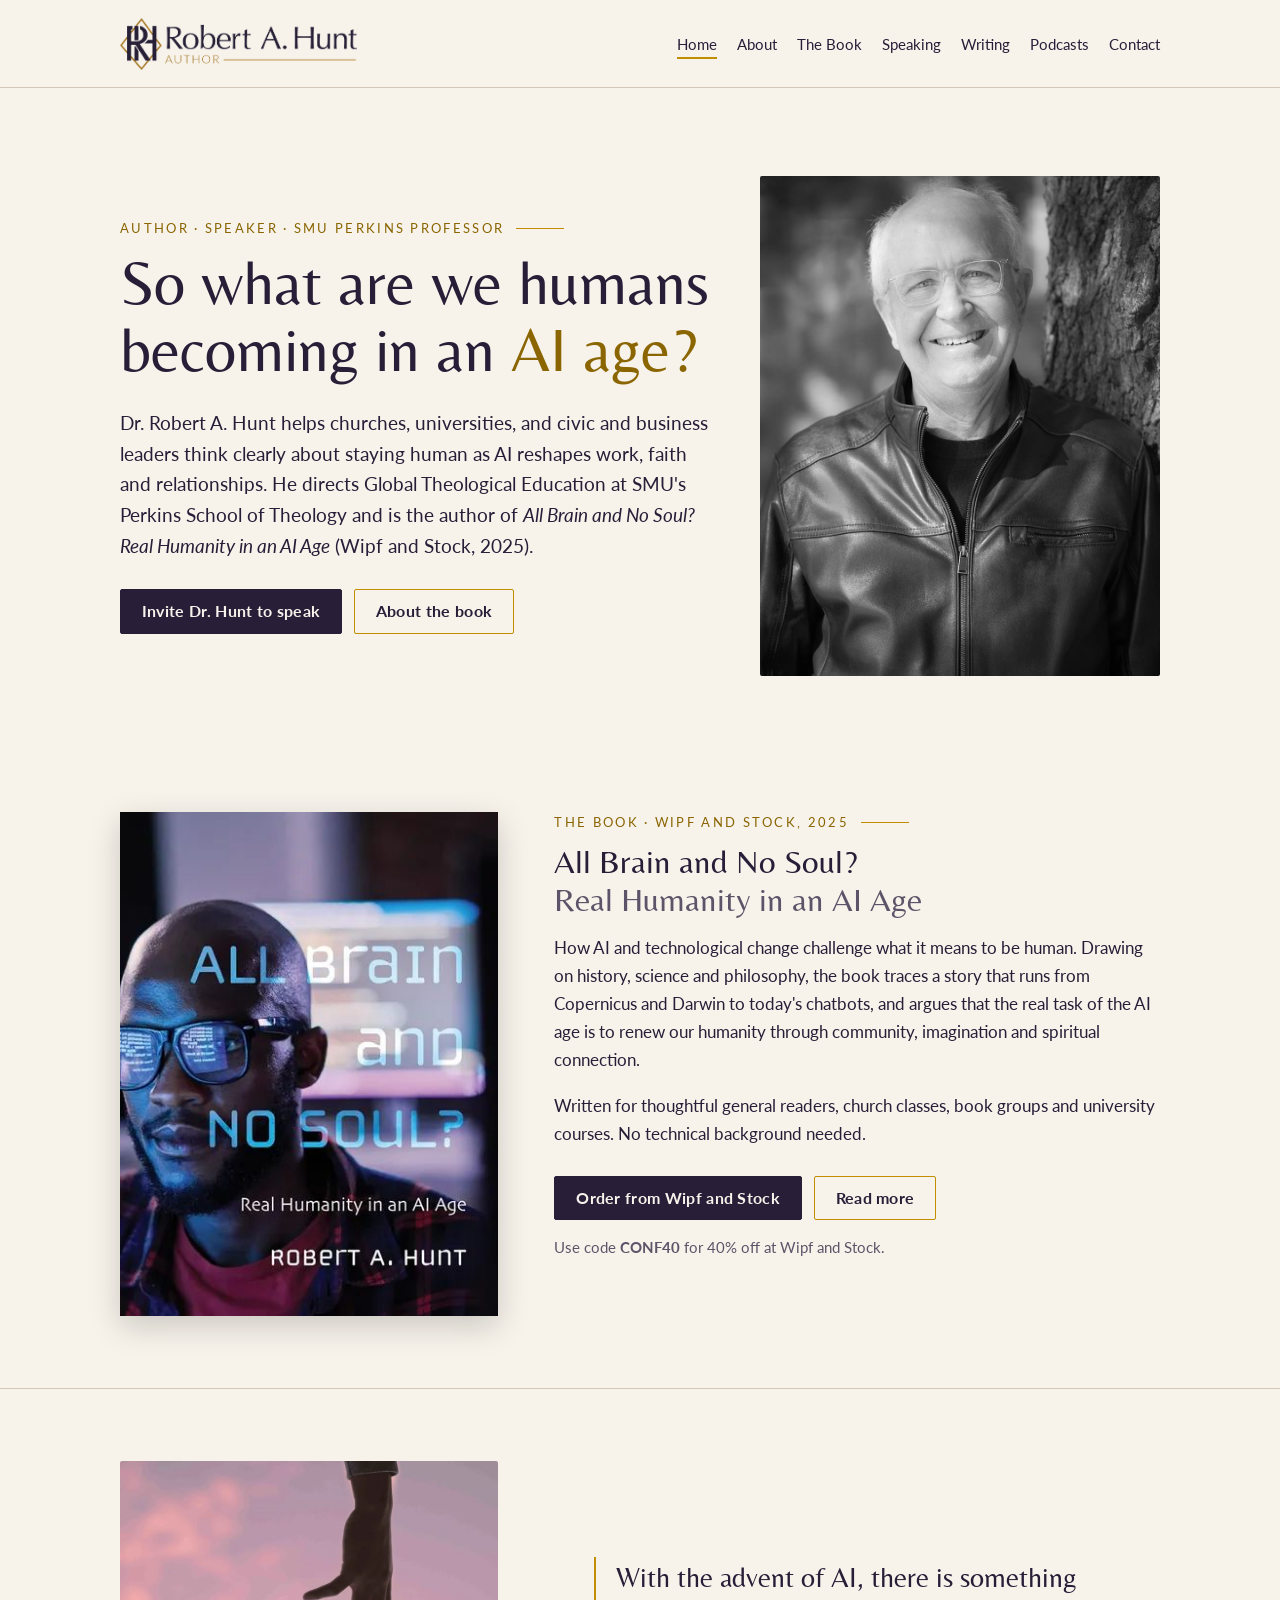
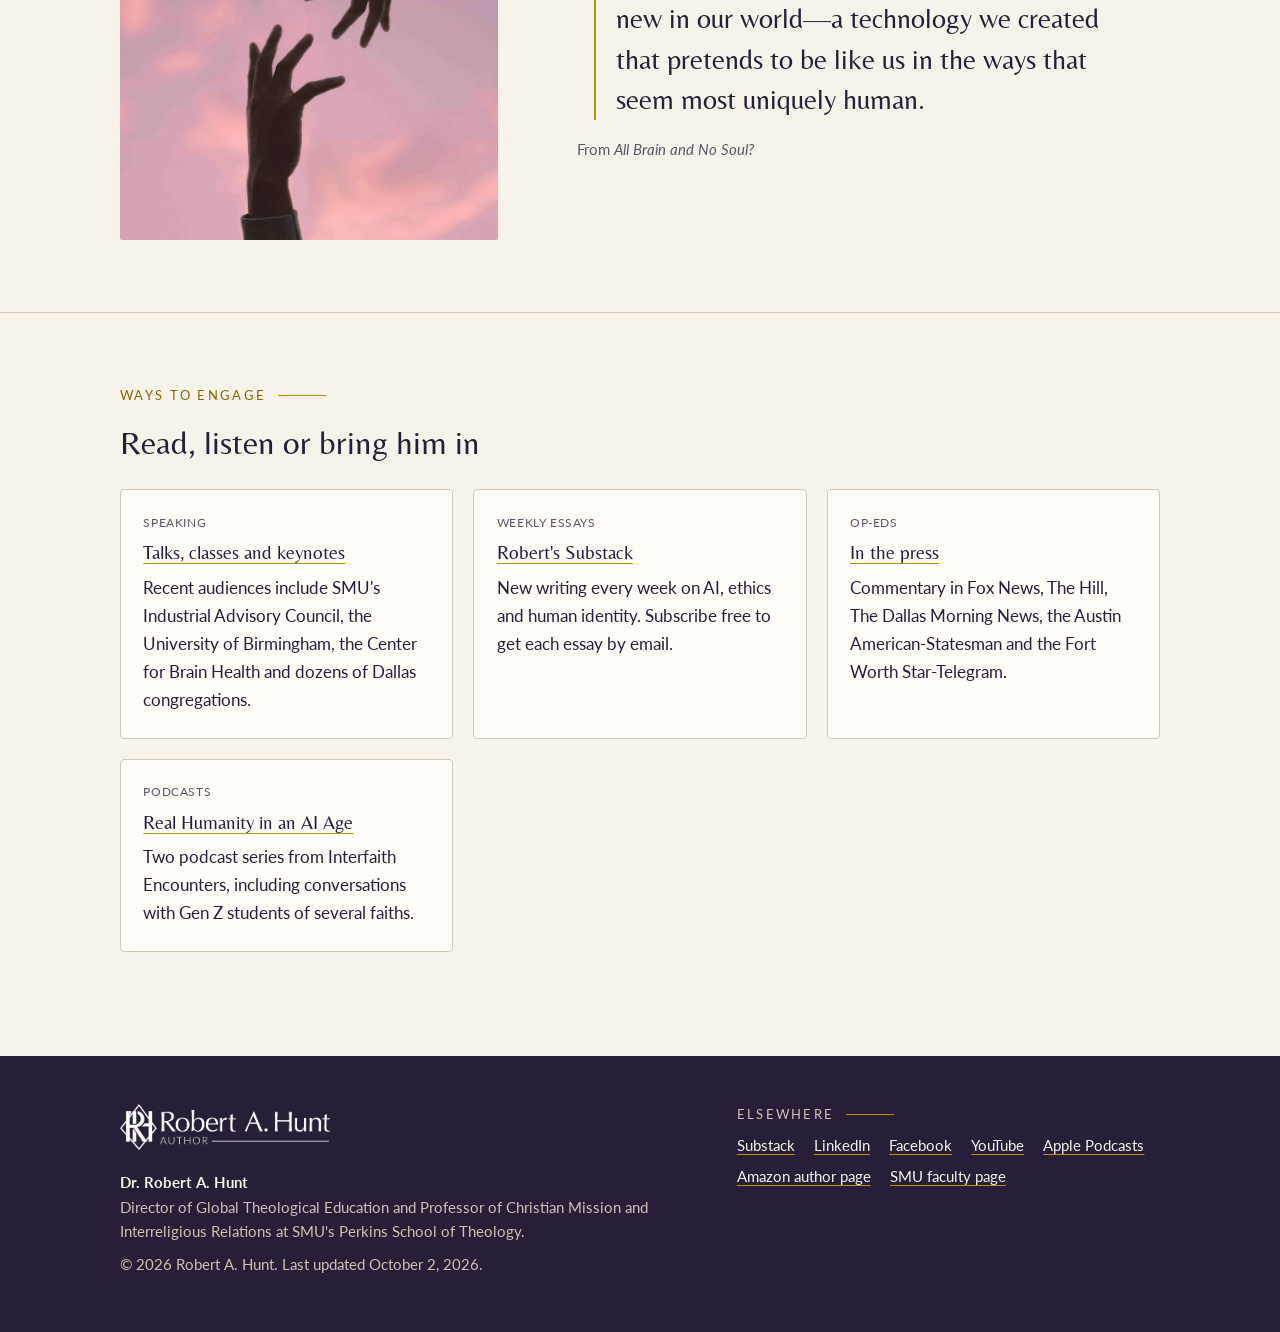
<file: docs/index.html>
<!doctype html>
<html lang="en">
<head>
<meta charset="utf-8">
<meta name="viewport" content="width=device-width, initial-scale=1, viewport-fit=cover">
<title>Dr. Robert A. Hunt | AI, Faith &amp; Being Human | SMU</title>
<meta name="description" content="Dr. Robert A. Hunt, SMU Perkins professor and author of All Brain and No Soul?, speaks and writes on AI, faith and what it means to be human.">
<link rel="canonical" href="https://robertahunt.com/">
<meta property="og:type" content="website">
<meta property="og:site_name" content="Robert A. Hunt">
<meta property="og:title" content="Dr. Robert A. Hunt | AI, Faith &amp; Being Human | SMU">
<meta property="og:description" content="Dr. Robert A. Hunt, SMU Perkins professor and author of All Brain and No Soul?, speaks and writes on AI, faith and what it means to be human.">
<meta property="og:url" content="https://robertahunt.com/">
<meta property="og:image" content="https://robertahunt.com/images/headshot.jpg">
<meta name="twitter:card" content="summary">
<link rel="preconnect" href="https://fonts.googleapis.com">
<link rel="preconnect" href="https://fonts.gstatic.com" crossorigin>
<link rel="stylesheet" href="https://fonts.googleapis.com/css2?family=Belleza&family=Lato:ital,wght@0,400;0,700;1,400&display=swap">
<link rel="stylesheet" href="style.css">
<link rel="icon" type="image/png" sizes="32x32" href="images/favicon-32.png">
<link rel="apple-touch-icon" href="images/apple-touch-icon.png">
<meta name="theme-color" content="#281e38">
<script type="application/ld+json">
{
  "@context": "https://schema.org",
  "@graph": [
    {
      "@type": "Person",
      "@id": "https://robertahunt.com/#person",
      "name": "Robert A. Hunt",
      "honorificPrefix": "Dr.",
      "url": "https://robertahunt.com/",
      "image": "https://robertahunt.com/images/headshot.jpg",
      "jobTitle": [
        "Director of Global Theological Education",
        "Professor of Christian Mission and Interreligious Relations"
      ],
      "description": "Author, speaker and SMU professor writing on artificial intelligence, faith and what it means to be human.",
      "worksFor": {
        "@type": "CollegeOrUniversity",
        "name": "Southern Methodist University, Perkins School of Theology",
        "url": "https://www.smu.edu/perkins"
      },
      "alumniOf": [
        {
          "@type": "CollegeOrUniversity",
          "name": "University of Malaya"
        },
        {
          "@type": "CollegeOrUniversity",
          "name": "Southern Methodist University"
        },
        {
          "@type": "CollegeOrUniversity",
          "name": "The University of Texas at Austin"
        }
      ],
      "knowsAbout": [
        "Artificial intelligence and ethics",
        "Theological anthropology",
        "Christian-Muslim relations",
        "Interreligious dialogue",
        "AI in higher education",
        "Christian mission"
      ],
      "sameAs": [
        "https://robertahunt.substack.com/",
        "https://www.linkedin.com/in/robert-hunt-778aaa10/",
        "https://www.facebook.com/RealHumanity.AIAge",
        "https://www.youtube.com/@InterfaithEncounters",
        "https://podcasts.apple.com/us/podcast/interfaith-encounters/id1509237395",
        "https://www.amazon.com/stores/author/B084D1RTHB",
        "https://www.smu.edu/perkins/facultyacademics/facultylistinga-z/hunt"
      ]
    },
    {
      "@type": "Book",
      "@id": "https://robertahunt.com/the-book#book",
      "name": "All Brain and No Soul?",
      "alternateName": "All Brain and No Soul? Real Humanity in an AI Age",
      "author": {
        "@id": "https://robertahunt.com/#person"
      },
      "publisher": {
        "@type": "Organization",
        "name": "Wipf and Stock Publishers"
      },
      "datePublished": "2025-02-24",
      "numberOfPages": 214,
      "isbn": "9798385235223",
      "inLanguage": "en",
      "url": "https://robertahunt.com/the-book",
      "image": "https://robertahunt.com/images/book-cover.jpg",
      "workExample": [
        {
          "@type": "Book",
          "bookFormat": "https://schema.org/Paperback"
        },
        {
          "@type": "Book",
          "bookFormat": "https://schema.org/Hardcover"
        },
        {
          "@type": "Book",
          "bookFormat": "https://schema.org/EBook"
        },
        {
          "@type": "Book",
          "bookFormat": "https://schema.org/AudiobookFormat",
          "readBy": {
            "@id": "https://robertahunt.com/#person"
          }
        }
      ],
      "offers": {
        "@type": "Offer",
        "url": "https://wipfandstock.com/9798385235223/all-brain-and-no-soul/",
        "availability": "https://schema.org/InStock"
      }
    },
    {
      "@type": "WebSite",
      "@id": "https://robertahunt.com/#website",
      "url": "https://robertahunt.com/",
      "name": "Robert A. Hunt",
      "publisher": {
        "@id": "https://robertahunt.com/#person"
      },
      "inLanguage": "en"
    }
  ]
}
</script>
</head>
<body>
<a class="skip" href="#main">Skip to content</a>
<header class="site-header">
  <div class="wrap">
    <a class="brand" href="./"><img class="logo-light" src="images/logo-horizontal.png" alt="Robert A. Hunt, Author" width="274" height="60"><img class="logo-dark" src="images/logo-horizontal-white.png" alt="Robert A. Hunt, Author" width="274" height="60"></a>
    <nav class="site-nav" aria-label="Main"><ul><li><a href="./" aria-current="page">Home</a></li><li><a href="about">About</a></li><li><a href="the-book">The Book</a></li><li><a href="speaking-and-media">Speaking</a></li><li><a href="blog">Writing</a></li><li><a href="real-humanity-ai-podcasts">Podcasts</a></li><li><a href="contact">Contact</a></li></ul></nav>
  </div>
</header>
<main id="main">

<div class="wrap">
  <section class="hero" aria-labelledby="hero-q">
    <div>
      <p class="eyebrow">Author &middot; Speaker &middot; SMU Perkins professor</p>
      <h1 id="hero-q" class="hero-question">So what are we humans becoming in an <span>AI age?</span></h1>
      <p class="lede">Dr. Robert A. Hunt helps churches, universities, and civic and business leaders think clearly about staying human as AI reshapes work, faith and relationships. He directs Global Theological Education at SMU's Perkins School of Theology and is the author of <cite>All Brain and No Soul? Real Humanity in an AI Age</cite> (Wipf and Stock, 2025).</p>
      <div class="hero-actions">
        <a class="btn btn-primary" href="speaking-and-media#invite">Invite Dr. Hunt to speak</a>
        <a class="btn btn-ghost" href="the-book">About the book</a>
      </div>
    </div>
    <figure class="portrait"><img src="images/headshot.jpg" alt="Black-and-white portrait of Robert A. Hunt smiling, in a leather jacket, leaning against a tree" width="900" height="1350" decoding="async"></figure>
  </section>
</div>

<section class="section">
  <div class="wrap split">
    <figure class="cover"><img src="images/book-cover.jpg" alt="Cover of All Brain and No Soul? Real Humanity in an AI Age by Robert A. Hunt" width="388" height="517" loading="lazy" decoding="async"></figure>
    <div>
      <p class="eyebrow">The book &middot; Wipf and Stock, 2025</p>
      <h2>All Brain and No Soul? <span class="muted" style="font-weight:500">Real Humanity in an AI Age</span></h2>
      <div class="prose" style="margin-top:1rem">
        <p>How AI and technological change challenge what it means to be human. Drawing on history, science and philosophy, the book traces a story that runs from Copernicus and Darwin to today's chatbots, and argues that the real task of the AI age is to renew our humanity through community, imagination and spiritual connection.</p>
        <p>Written for thoughtful general readers, church classes, book groups and university courses. No technical background needed.</p>
      </div>
      <div class="hero-actions">
        <a class="btn btn-primary" href="https://wipfandstock.com/9798385235223/all-brain-and-no-soul/">Order from Wipf and Stock</a>
        <a class="btn btn-ghost" href="the-book">Read more</a>
      </div>
      <p class="muted" style="margin-top:0.9rem;font-size:0.93rem">Use code <strong>CONF40</strong> for 40% off at Wipf and Stock.</p>
    </div>
  </div>
</section>

<section class="section">
  <div class="wrap split" style="align-items:center">
    <figure class="photo square"><img src="images/hands.jpg" alt="Two hands reaching toward each other against a pink evening sky" width="900" height="899" loading="lazy" decoding="async"></figure>
    <figure class="quote">
      <blockquote><p>With the advent of AI, there is something new in our world&mdash;a technology we created that pretends to be like us in the ways that seem most uniquely human.</p></blockquote>
      <footer>From <cite>All Brain and No Soul?</cite></footer>
    </figure>
  </div>
</section>

<section class="section">
  <div class="wrap">
    <div class="section-head">
      <p class="eyebrow">Ways to engage</p>
      <h2>Read, listen or bring him in</h2>
    </div>
    <div class="grid">
      <article class="card">
        <p class="meta">Speaking</p>
        <h3><a href="speaking-and-media">Talks, classes and keynotes</a></h3>
        <p>Recent audiences include SMU's Industrial Advisory Council, the University of Birmingham, the Center for Brain Health and dozens of Dallas congregations.</p>
      </article>
      <article class="card">
        <p class="meta">Weekly essays</p>
        <h3><a href="https://robertahunt.substack.com/">Robert's Substack</a></h3>
        <p>New writing every week on AI, ethics and human identity. Subscribe free to get each essay by email.</p>
      </article>
      <article class="card">
        <p class="meta">Op-eds</p>
        <h3><a href="blog#op-eds">In the press</a></h3>
        <p>Commentary in Fox News, The Hill, The Dallas Morning News, the Austin American-Statesman and the Fort Worth Star-Telegram.</p>
      </article>
      <article class="card">
        <p class="meta">Podcasts</p>
        <h3><a href="real-humanity-ai-podcasts">Real Humanity in an AI Age</a></h3>
        <p>Two podcast series from Interfaith Encounters, including conversations with Gen Z students of several faiths.</p>
      </article>
    </div>
  </div>
</section>

</main>
<footer class="site-footer">
  <div class="wrap">
    <div>
      <img class="footer-logo" src="images/logo-horizontal-white.png" alt="Robert A. Hunt, Author" width="274" height="60">
      <p><strong>Dr. Robert A. Hunt</strong><br>Director of Global Theological Education and Professor of Christian Mission and Interreligious Relations at SMU's Perkins School of Theology.</p>
      <p>&copy; 2026 Robert A. Hunt. Last updated <time datetime="2026-10-02">October 2, 2026</time>.</p>
    </div>
    <div>
      <p class="eyebrow" style="color:var(--footer-muted)">Elsewhere</p>
      <ul><li><a href="https://robertahunt.substack.com/" rel="me">Substack</a></li><li><a href="https://www.linkedin.com/in/robert-hunt-778aaa10/" rel="me">LinkedIn</a></li><li><a href="https://www.facebook.com/RealHumanity.AIAge" rel="me">Facebook</a></li><li><a href="https://www.youtube.com/@InterfaithEncounters" rel="me">YouTube</a></li><li><a href="https://podcasts.apple.com/us/podcast/interfaith-encounters/id1509237395" rel="me">Apple Podcasts</a></li><li><a href="https://www.amazon.com/stores/author/B084D1RTHB" rel="me">Amazon author page</a></li><li><a href="https://www.smu.edu/perkins/facultyacademics/facultylistinga-z/hunt" rel="me">SMU faculty page</a></li></ul>
    </div>
  </div>
</footer>
<script>
document.querySelectorAll("form[data-endpoint]").forEach(function (f) {
  f.addEventListener("submit", function (e) {
    if (!f.dataset.endpoint) {
      e.preventDefault();
      var n = f.querySelector(".form-note");
      if (n) { n.hidden = false; n.textContent = "This form isn't connected yet. It will start delivering messages when the new site goes live."; }
    }
  });
});
</script>
</body>
</html>
</file>
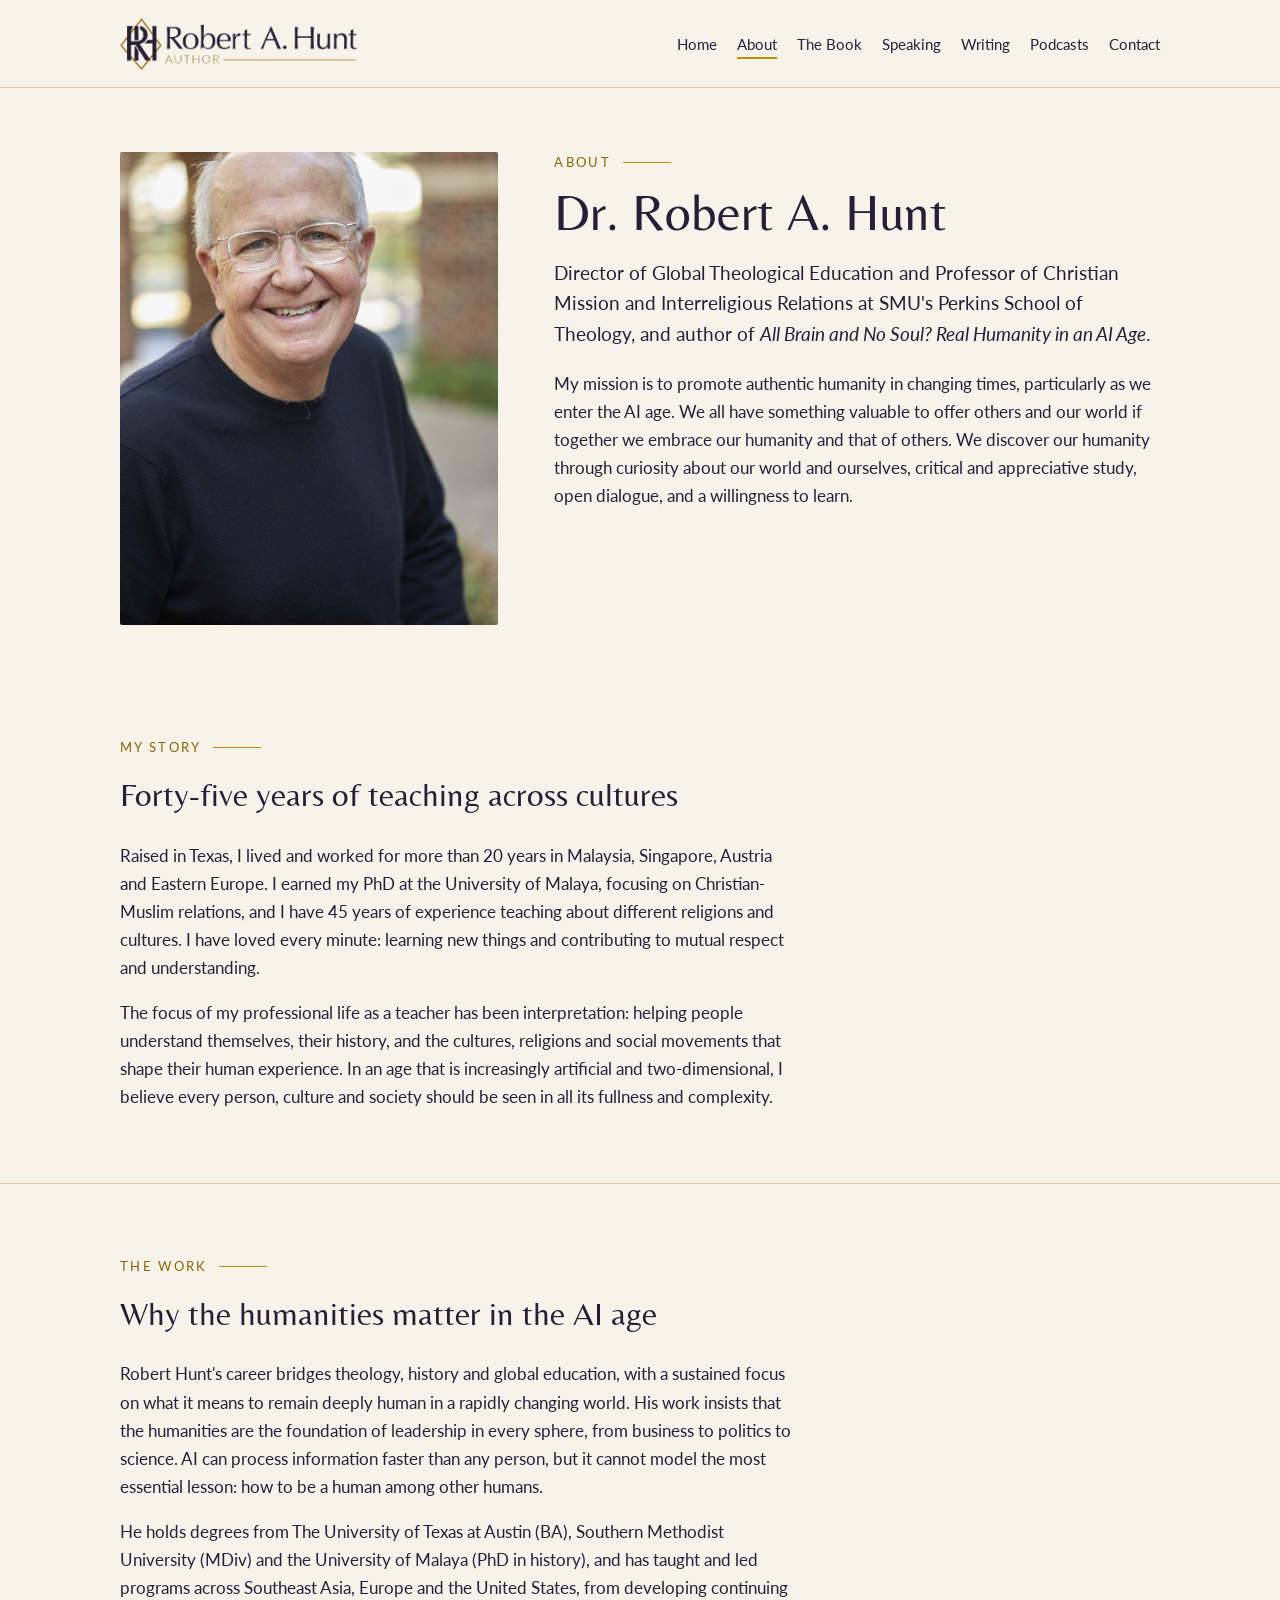
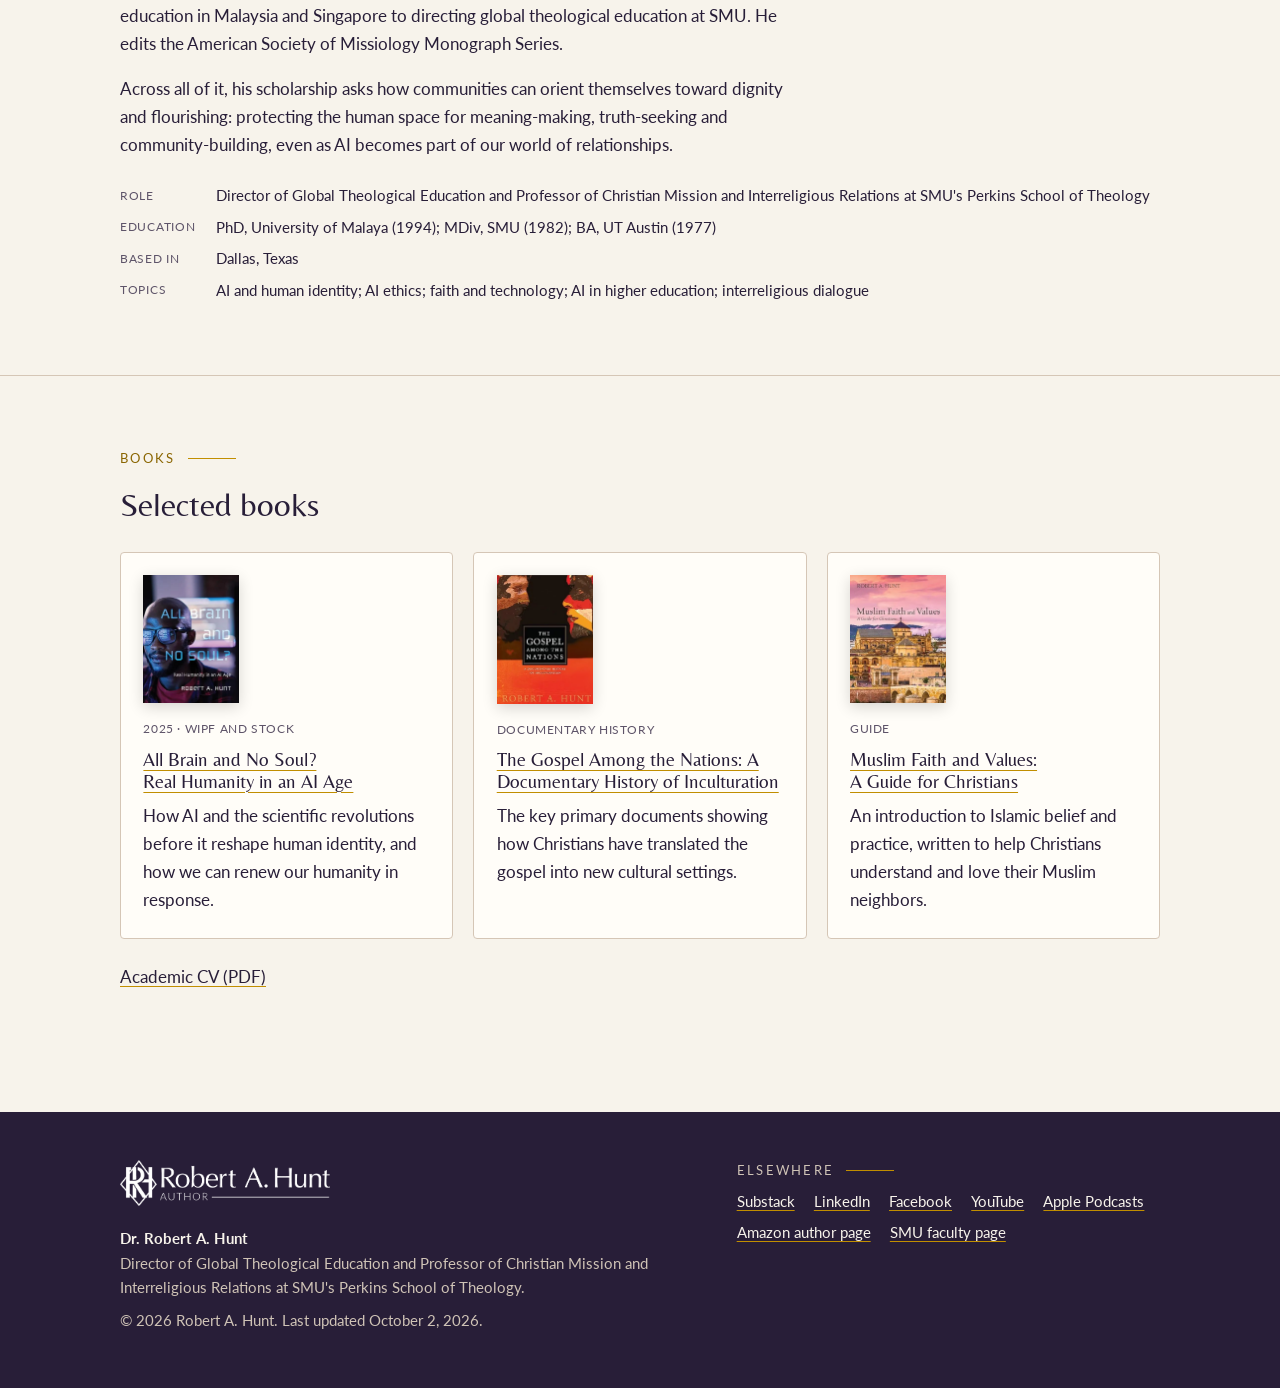
<file: docs/about.html>
<!doctype html>
<html lang="en">
<head>
<meta charset="utf-8">
<meta name="viewport" content="width=device-width, initial-scale=1, viewport-fit=cover">
<title>About Dr. Robert A. Hunt | SMU Perkins</title>
<meta name="description" content="Dr. Robert A. Hunt directs Global Theological Education at SMU Perkins. After 20 years teaching in Malaysia, Singapore and Vienna, he speaks and writes on AI and human identity.">
<link rel="canonical" href="https://robertahunt.com/about">
<meta property="og:type" content="website">
<meta property="og:site_name" content="Robert A. Hunt">
<meta property="og:title" content="About Dr. Robert A. Hunt | SMU Perkins">
<meta property="og:description" content="Dr. Robert A. Hunt directs Global Theological Education at SMU Perkins. After 20 years teaching in Malaysia, Singapore and Vienna, he speaks and writes on AI and human identity.">
<meta property="og:url" content="https://robertahunt.com/about">
<meta property="og:image" content="https://robertahunt.com/images/headshot.jpg">
<meta name="twitter:card" content="summary">
<link rel="preconnect" href="https://fonts.googleapis.com">
<link rel="preconnect" href="https://fonts.gstatic.com" crossorigin>
<link rel="stylesheet" href="https://fonts.googleapis.com/css2?family=Belleza&family=Lato:ital,wght@0,400;0,700;1,400&display=swap">
<link rel="stylesheet" href="style.css">
<link rel="icon" type="image/png" sizes="32x32" href="images/favicon-32.png">
<link rel="apple-touch-icon" href="images/apple-touch-icon.png">
<meta name="theme-color" content="#281e38">
<script type="application/ld+json">
{
  "@context": "https://schema.org",
  "@graph": [
    {
      "@type": "Person",
      "@id": "https://robertahunt.com/#person",
      "name": "Robert A. Hunt",
      "honorificPrefix": "Dr.",
      "url": "https://robertahunt.com/",
      "image": "https://robertahunt.com/images/headshot.jpg",
      "jobTitle": [
        "Director of Global Theological Education",
        "Professor of Christian Mission and Interreligious Relations"
      ],
      "description": "Author, speaker and SMU professor writing on artificial intelligence, faith and what it means to be human.",
      "worksFor": {
        "@type": "CollegeOrUniversity",
        "name": "Southern Methodist University, Perkins School of Theology",
        "url": "https://www.smu.edu/perkins"
      },
      "alumniOf": [
        {
          "@type": "CollegeOrUniversity",
          "name": "University of Malaya"
        },
        {
          "@type": "CollegeOrUniversity",
          "name": "Southern Methodist University"
        },
        {
          "@type": "CollegeOrUniversity",
          "name": "The University of Texas at Austin"
        }
      ],
      "knowsAbout": [
        "Artificial intelligence and ethics",
        "Theological anthropology",
        "Christian-Muslim relations",
        "Interreligious dialogue",
        "AI in higher education",
        "Christian mission"
      ],
      "sameAs": [
        "https://robertahunt.substack.com/",
        "https://www.linkedin.com/in/robert-hunt-778aaa10/",
        "https://www.facebook.com/RealHumanity.AIAge",
        "https://www.youtube.com/@InterfaithEncounters",
        "https://podcasts.apple.com/us/podcast/interfaith-encounters/id1509237395",
        "https://www.amazon.com/stores/author/B084D1RTHB",
        "https://www.smu.edu/perkins/facultyacademics/facultylistinga-z/hunt"
      ]
    }
  ]
}
</script>
</head>
<body>
<a class="skip" href="#main">Skip to content</a>
<header class="site-header">
  <div class="wrap">
    <a class="brand" href="./"><img class="logo-light" src="images/logo-horizontal.png" alt="Robert A. Hunt, Author" width="274" height="60"><img class="logo-dark" src="images/logo-horizontal-white.png" alt="Robert A. Hunt, Author" width="274" height="60"></a>
    <nav class="site-nav" aria-label="Main"><ul><li><a href="./">Home</a></li><li><a href="about" aria-current="page">About</a></li><li><a href="the-book">The Book</a></li><li><a href="speaking-and-media">Speaking</a></li><li><a href="blog">Writing</a></li><li><a href="real-humanity-ai-podcasts">Podcasts</a></li><li><a href="contact">Contact</a></li></ul></nav>
  </div>
</header>
<main id="main">

<div class="wrap">
  <header class="page-head split">
    <figure class="portrait"><img src="images/headshot-color.jpg" alt="Robert A. Hunt smiling outdoors on a brick-arched campus walkway" width="480" height="720" decoding="async"></figure>
    <div>
      <p class="eyebrow">About</p>
      <h1>Dr. Robert A. Hunt</h1>
      <p class="lede">Director of Global Theological Education and Professor of Christian Mission and Interreligious Relations at SMU's Perkins School of Theology, and author of <cite>All Brain and No Soul? Real Humanity in an AI Age</cite>.</p>
      <div class="prose" style="margin-top:1.25rem">
        <p>My mission is to promote authentic humanity in changing times, particularly as we enter the AI age. We all have something valuable to offer others and our world if together we embrace our humanity and that of others. We discover our humanity through curiosity about our world and ourselves, critical and appreciative study, open dialogue, and a willingness to learn.</p>
      </div>
    </div>
  </header>
</div>

<section class="section">
  <div class="wrap">
    <div class="section-head"><p class="eyebrow">My story</p><h2>Forty-five years of teaching across cultures</h2></div>
    <div class="prose">
      <p>Raised in Texas, I lived and worked for more than 20 years in Malaysia, Singapore, Austria and Eastern Europe. I earned my PhD at the University of Malaya, focusing on Christian-Muslim relations, and I have 45 years of experience teaching about different religions and cultures. I have loved every minute: learning new things and contributing to mutual respect and understanding.</p>
      <p>The focus of my professional life as a teacher has been interpretation: helping people understand themselves, their history, and the cultures, religions and social movements that shape their human experience. In an age that is increasingly artificial and two-dimensional, I believe every person, culture and society should be seen in all its fullness and complexity.</p>
    </div>
  </div>
</section>

<section class="section">
  <div class="wrap">
    <div class="section-head"><p class="eyebrow">The work</p><h2>Why the humanities matter in the AI age</h2></div>
    <div class="prose">
      <p>Robert Hunt's career bridges theology, history and global education, with a sustained focus on what it means to remain deeply human in a rapidly changing world. His work insists that the humanities are the foundation of leadership in every sphere, from business to politics to science. AI can process information faster than any person, but it cannot model the most essential lesson: how to be a human among other humans.</p>
      <p>He holds degrees from The University of Texas at Austin (BA), Southern Methodist University (MDiv) and the University of Malaya (PhD in history), and has taught and led programs across Southeast Asia, Europe and the United States, from developing continuing education in Malaysia and Singapore to directing global theological education at SMU. He edits the American Society of Missiology Monograph Series.</p>
      <p>Across all of it, his scholarship asks how communities can orient themselves toward dignity and flourishing: protecting the human space for meaning-making, truth-seeking and community-building, even as AI becomes part of our world of relationships.</p>
    </div>
    <dl class="facts">
      <dt>Role</dt><dd>Director of Global Theological Education and Professor of Christian Mission and Interreligious Relations at SMU's Perkins School of Theology</dd>
      <dt>Education</dt><dd>PhD, University of Malaya (1994); MDiv, SMU (1982); BA, UT Austin (1977)</dd>
      <dt>Based in</dt><dd>Dallas, Texas</dd>
      <dt>Topics</dt><dd>AI and human identity; AI ethics; faith and technology; AI in higher education; interreligious dialogue</dd>
    </dl>
  </div>
</section>

<section class="section">
  <div class="wrap">
    <div class="section-head"><p class="eyebrow">Books</p><h2>Selected books</h2></div>
    <div class="grid">
      <article class="card">
        <figure class="thumb"><img src="images/book-cover.jpg" alt="Cover of All Brain and No Soul? Real Humanity in an AI Age by Robert A. Hunt" width="388" height="517" loading="lazy" decoding="async"></figure>
        <p class="meta">2025 &middot; Wipf and Stock</p>
        <h3><a href="the-book">All Brain and No Soul? Real Humanity in an AI Age</a></h3>
        <p>How AI and the scientific revolutions before it reshape human identity, and how we can renew our humanity in response.</p>
      </article>
      <article class="card">
        <figure class="thumb"><img src="images/cover-gospel-nations.jpg" alt="Cover of The Gospel Among the Nations: A Documentary History of Inculturation by Robert A. Hunt" width="387" height="517" loading="lazy" decoding="async"></figure>
        <p class="meta">Documentary history</p>
        <h3><a href="https://www.amazon.com/Gospel-Among-Nations-Documentary-Inculturation-ebook/dp/B00JJWD1GA">The Gospel Among the Nations: A Documentary History of Inculturation</a></h3>
        <p>The key primary documents showing how Christians have translated the gospel into new cultural settings.</p>
      </article>
      <article class="card">
        <figure class="thumb"><img src="images/cover-muslim-faith.jpg" alt="Cover of Muslim Faith and Values: A Guide for Christians by Robert A. Hunt" width="388" height="517" loading="lazy" decoding="async"></figure>
        <p class="meta">Guide</p>
        <h3><a href="https://www.amazon.com/Muslim-Faith-Values-Guide-Christians-ebook/dp/B083G7HK3R">Muslim Faith and Values: A Guide for Christians</a></h3>
        <p>An introduction to Islamic belief and practice, written to help Christians understand and love their Muslim neighbors.</p>
      </article>
    </div>
    <p style="margin-top:1.5rem"><a href="https://img1.wsimg.com/blobby/go/0ed6750d-2355-4f0d-ab1c-d5d60e41efec/CV%20robert%20hunt%202025%20-%20Academic.pdf">Academic CV (PDF)</a></p>
  </div>
</section>

</main>
<footer class="site-footer">
  <div class="wrap">
    <div>
      <img class="footer-logo" src="images/logo-horizontal-white.png" alt="Robert A. Hunt, Author" width="274" height="60">
      <p><strong>Dr. Robert A. Hunt</strong><br>Director of Global Theological Education and Professor of Christian Mission and Interreligious Relations at SMU's Perkins School of Theology.</p>
      <p>&copy; 2026 Robert A. Hunt. Last updated <time datetime="2026-10-02">October 2, 2026</time>.</p>
    </div>
    <div>
      <p class="eyebrow" style="color:var(--footer-muted)">Elsewhere</p>
      <ul><li><a href="https://robertahunt.substack.com/" rel="me">Substack</a></li><li><a href="https://www.linkedin.com/in/robert-hunt-778aaa10/" rel="me">LinkedIn</a></li><li><a href="https://www.facebook.com/RealHumanity.AIAge" rel="me">Facebook</a></li><li><a href="https://www.youtube.com/@InterfaithEncounters" rel="me">YouTube</a></li><li><a href="https://podcasts.apple.com/us/podcast/interfaith-encounters/id1509237395" rel="me">Apple Podcasts</a></li><li><a href="https://www.amazon.com/stores/author/B084D1RTHB" rel="me">Amazon author page</a></li><li><a href="https://www.smu.edu/perkins/facultyacademics/facultylistinga-z/hunt" rel="me">SMU faculty page</a></li></ul>
    </div>
  </div>
</footer>
<script>
document.querySelectorAll("form[data-endpoint]").forEach(function (f) {
  f.addEventListener("submit", function (e) {
    if (!f.dataset.endpoint) {
      e.preventDefault();
      var n = f.querySelector(".form-note");
      if (n) { n.hidden = false; n.textContent = "This form isn't connected yet. It will start delivering messages when the new site goes live."; }
    }
  });
});
</script>
</body>
</html>
</file>
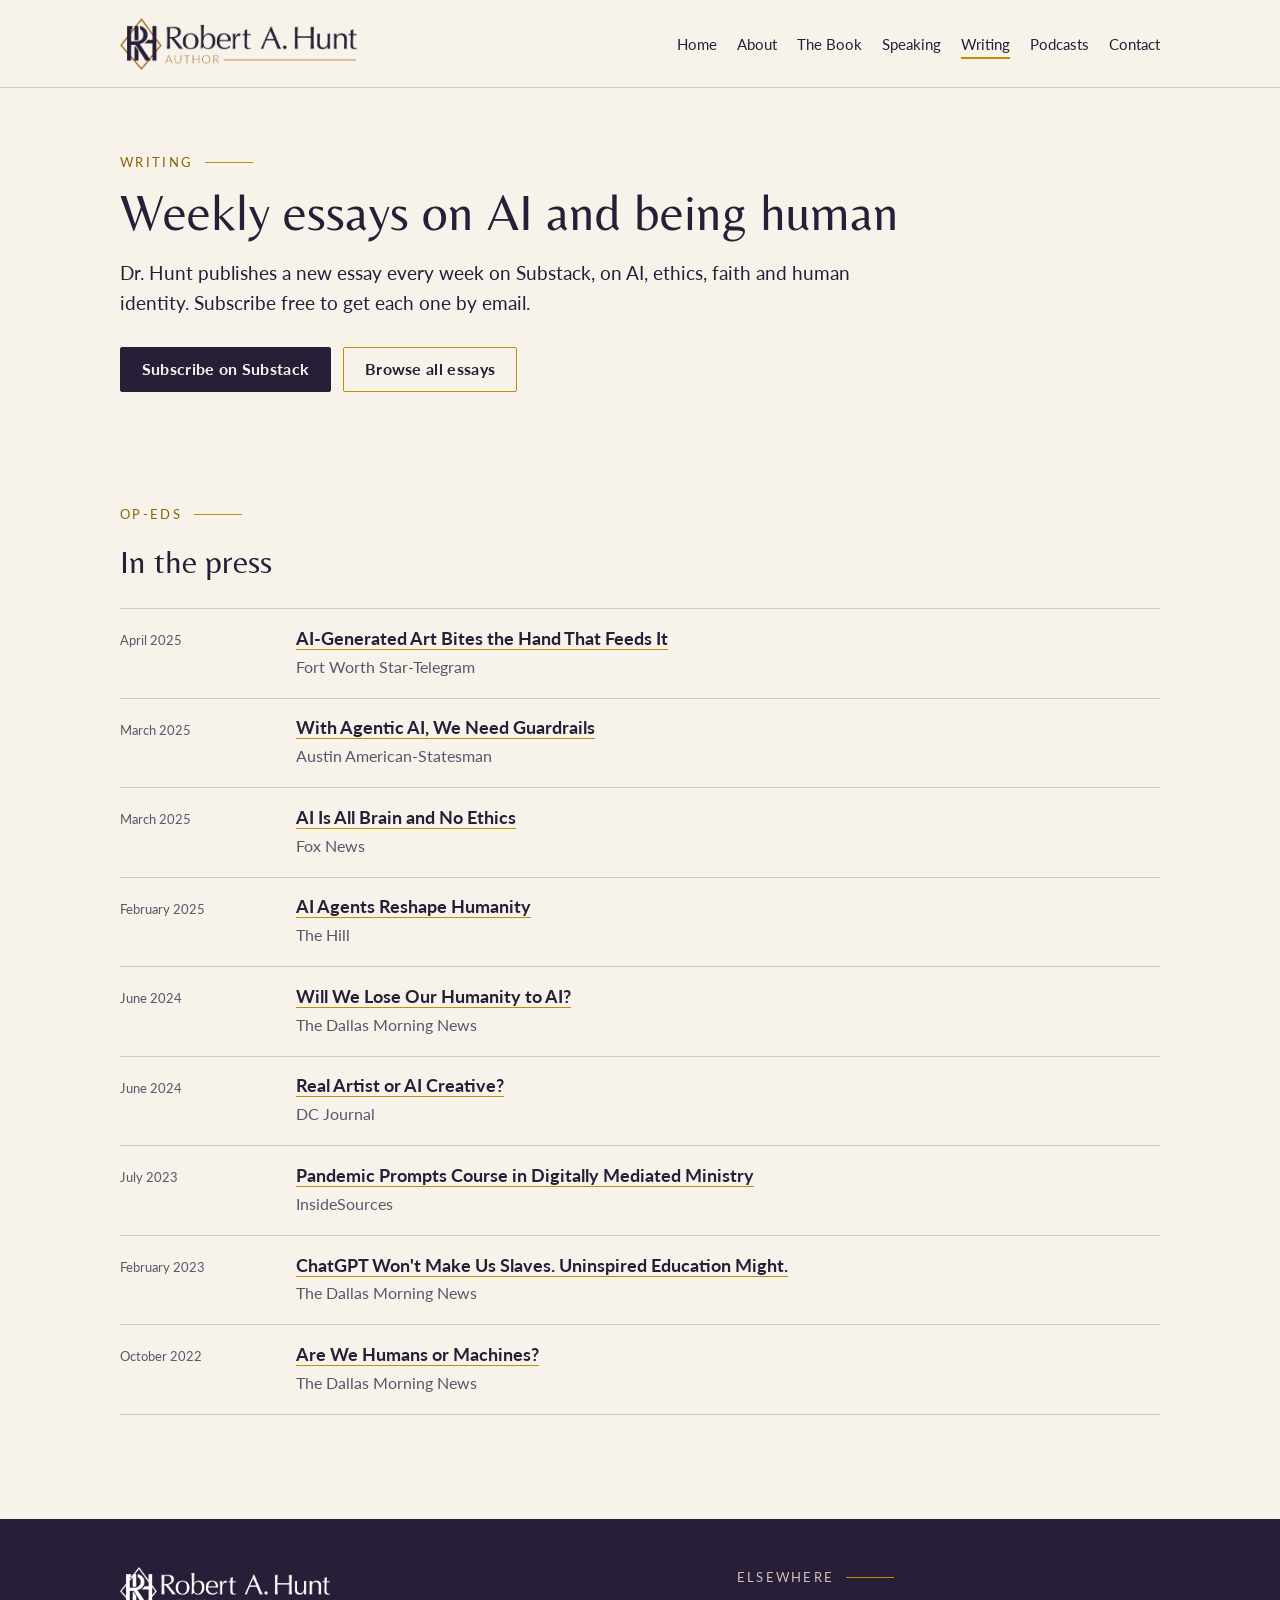
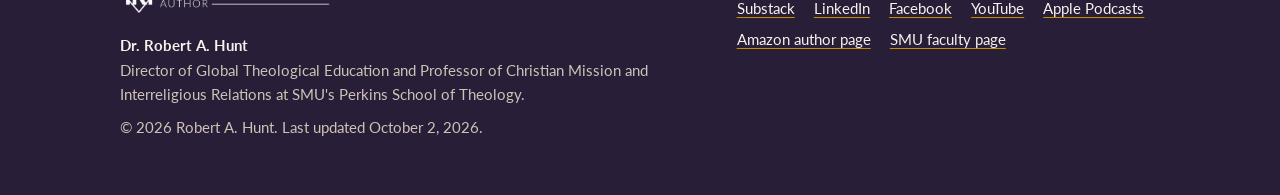
<file: docs/blog.html>
<!doctype html>
<html lang="en">
<head>
<meta charset="utf-8">
<meta name="viewport" content="width=device-width, initial-scale=1, viewport-fit=cover">
<title>Writing by Dr. Robert A. Hunt: Essays and Op-eds on AI</title>
<meta name="description" content="Weekly essays by Dr. Robert A. Hunt on AI, faith and being human, plus his op-eds in Fox News, The Hill, The Dallas Morning News and other outlets.">
<link rel="canonical" href="https://robertahunt.com/blog">
<meta property="og:type" content="website">
<meta property="og:site_name" content="Robert A. Hunt">
<meta property="og:title" content="Writing by Dr. Robert A. Hunt: Essays and Op-eds on AI">
<meta property="og:description" content="Weekly essays by Dr. Robert A. Hunt on AI, faith and being human, plus his op-eds in Fox News, The Hill, The Dallas Morning News and other outlets.">
<meta property="og:url" content="https://robertahunt.com/blog">
<meta property="og:image" content="https://robertahunt.com/images/headshot.jpg">
<meta name="twitter:card" content="summary">
<link rel="preconnect" href="https://fonts.googleapis.com">
<link rel="preconnect" href="https://fonts.gstatic.com" crossorigin>
<link rel="stylesheet" href="https://fonts.googleapis.com/css2?family=Belleza&family=Lato:ital,wght@0,400;0,700;1,400&display=swap">
<link rel="stylesheet" href="style.css">
<link rel="icon" type="image/png" sizes="32x32" href="images/favicon-32.png">
<link rel="apple-touch-icon" href="images/apple-touch-icon.png">
<meta name="theme-color" content="#281e38">
<script type="application/ld+json">
{
  "@context": "https://schema.org",
  "@graph": [
    {
      "@type": "Person",
      "@id": "https://robertahunt.com/#person",
      "name": "Robert A. Hunt",
      "honorificPrefix": "Dr.",
      "url": "https://robertahunt.com/",
      "image": "https://robertahunt.com/images/headshot.jpg",
      "jobTitle": [
        "Director of Global Theological Education",
        "Professor of Christian Mission and Interreligious Relations"
      ],
      "description": "Author, speaker and SMU professor writing on artificial intelligence, faith and what it means to be human.",
      "worksFor": {
        "@type": "CollegeOrUniversity",
        "name": "Southern Methodist University, Perkins School of Theology",
        "url": "https://www.smu.edu/perkins"
      },
      "alumniOf": [
        {
          "@type": "CollegeOrUniversity",
          "name": "University of Malaya"
        },
        {
          "@type": "CollegeOrUniversity",
          "name": "Southern Methodist University"
        },
        {
          "@type": "CollegeOrUniversity",
          "name": "The University of Texas at Austin"
        }
      ],
      "knowsAbout": [
        "Artificial intelligence and ethics",
        "Theological anthropology",
        "Christian-Muslim relations",
        "Interreligious dialogue",
        "AI in higher education",
        "Christian mission"
      ],
      "sameAs": [
        "https://robertahunt.substack.com/",
        "https://www.linkedin.com/in/robert-hunt-778aaa10/",
        "https://www.facebook.com/RealHumanity.AIAge",
        "https://www.youtube.com/@InterfaithEncounters",
        "https://podcasts.apple.com/us/podcast/interfaith-encounters/id1509237395",
        "https://www.amazon.com/stores/author/B084D1RTHB",
        "https://www.smu.edu/perkins/facultyacademics/facultylistinga-z/hunt"
      ]
    }
  ]
}
</script>
</head>
<body>
<a class="skip" href="#main">Skip to content</a>
<header class="site-header">
  <div class="wrap">
    <a class="brand" href="./"><img class="logo-light" src="images/logo-horizontal.png" alt="Robert A. Hunt, Author" width="274" height="60"><img class="logo-dark" src="images/logo-horizontal-white.png" alt="Robert A. Hunt, Author" width="274" height="60"></a>
    <nav class="site-nav" aria-label="Main"><ul><li><a href="./">Home</a></li><li><a href="about">About</a></li><li><a href="the-book">The Book</a></li><li><a href="speaking-and-media">Speaking</a></li><li><a href="blog" aria-current="page">Writing</a></li><li><a href="real-humanity-ai-podcasts">Podcasts</a></li><li><a href="contact">Contact</a></li></ul></nav>
  </div>
</header>
<main id="main">

<div class="wrap">
  <header class="page-head">
    <p class="eyebrow">Writing</p>
    <h1>Weekly essays on AI and being human</h1>
    <p class="lede">Dr. Hunt publishes a new essay every week on Substack, on AI, ethics, faith and human identity. Subscribe free to get each one by email.</p>
    <div class="hero-actions"><a class="btn btn-primary" href="https://robertahunt.substack.com/subscribe">Subscribe on Substack</a><a class="btn btn-ghost" href="https://robertahunt.substack.com/archive">Browse all essays</a></div>
  </header>
</div>

<section class="section" id="op-eds">
  <div class="wrap">
    <div class="section-head"><p class="eyebrow">Op-eds</p><h2>In the press</h2></div>
    <ul class="dated"><li><time datetime="2025-04">April 2025</time><div><h3><a href="https://tinyurl.com/5n8hnyzf">AI-Generated Art Bites the Hand That Feeds It</a></h3><p>Fort Worth Star-Telegram</p></div></li><li><time datetime="2025-03">March 2025</time><div><h3><a href="https://www.statesman.com/story/opinion/columns/your-voice/2025/03/23/what-is-agentic-ai-artificial-intelligence-congress-needs-guardrails/82529966007/">With Agentic AI, We Need Guardrails</a></h3><p>Austin American-Statesman</p></div></li><li><time datetime="2025-03">March 2025</time><div><h3><a href="https://www.foxnews.com/opinion/ai-is-all-brain-and-no-ethics">AI Is All Brain and No Ethics</a></h3><p>Fox News</p></div></li><li><time datetime="2025-02">February 2025</time><div><h3><a href="https://thehill.com/opinion/technology/5143728-ai-agents-reshape-humanity">AI Agents Reshape Humanity</a></h3><p>The Hill</p></div></li><li><time datetime="2024-06">June 2024</time><div><h3><a href="https://www.dallasnews.com/opinion/commentary/2024/06/02/shall-we-lose-our-humanity-for-ai/">Will We Lose Our Humanity to AI?</a></h3><p>The Dallas Morning News</p></div></li><li><time datetime="2024-06">June 2024</time><div><h3><a href="https://dcjournal.com/skilled-artists-create-art-creatives-no/">Real Artist or AI Creative?</a></h3><p>DC Journal</p></div></li><li><time datetime="2023-07">July 2023</time><div><h3><a href="https://insidesources.com/pandemic-prompts-class-on-digitally-mediated-ministry/">Pandemic Prompts Course in Digitally Mediated Ministry</a></h3><p>InsideSources</p></div></li><li><time datetime="2023-02">February 2023</time><div><h3><a href="https://www.dallasnews.com/opinion/commentary/2023/02/04/chatgpt-isnt-going-to-make-us-slaves-uninspired-education-might/">ChatGPT Won&#x27;t Make Us Slaves. Uninspired Education Might.</a></h3><p>The Dallas Morning News</p></div></li><li><time datetime="2022-10">October 2022</time><div><h3><a href="https://www.dallasnews.com/opinion/commentary/2022/10/16/the-more-we-think-of-ai-as-human-the-more-we-think-of-ourselves-as-machines/">Are We Humans or Machines?</a></h3><p>The Dallas Morning News</p></div></li></ul>
  </div>
</section>

</main>
<footer class="site-footer">
  <div class="wrap">
    <div>
      <img class="footer-logo" src="images/logo-horizontal-white.png" alt="Robert A. Hunt, Author" width="274" height="60">
      <p><strong>Dr. Robert A. Hunt</strong><br>Director of Global Theological Education and Professor of Christian Mission and Interreligious Relations at SMU's Perkins School of Theology.</p>
      <p>&copy; 2026 Robert A. Hunt. Last updated <time datetime="2026-10-02">October 2, 2026</time>.</p>
    </div>
    <div>
      <p class="eyebrow" style="color:var(--footer-muted)">Elsewhere</p>
      <ul><li><a href="https://robertahunt.substack.com/" rel="me">Substack</a></li><li><a href="https://www.linkedin.com/in/robert-hunt-778aaa10/" rel="me">LinkedIn</a></li><li><a href="https://www.facebook.com/RealHumanity.AIAge" rel="me">Facebook</a></li><li><a href="https://www.youtube.com/@InterfaithEncounters" rel="me">YouTube</a></li><li><a href="https://podcasts.apple.com/us/podcast/interfaith-encounters/id1509237395" rel="me">Apple Podcasts</a></li><li><a href="https://www.amazon.com/stores/author/B084D1RTHB" rel="me">Amazon author page</a></li><li><a href="https://www.smu.edu/perkins/facultyacademics/facultylistinga-z/hunt" rel="me">SMU faculty page</a></li></ul>
    </div>
  </div>
</footer>
<script>
document.querySelectorAll("form[data-endpoint]").forEach(function (f) {
  f.addEventListener("submit", function (e) {
    if (!f.dataset.endpoint) {
      e.preventDefault();
      var n = f.querySelector(".form-note");
      if (n) { n.hidden = false; n.textContent = "This form isn't connected yet. It will start delivering messages when the new site goes live."; }
    }
  });
});
</script>
</body>
</html>
</file>
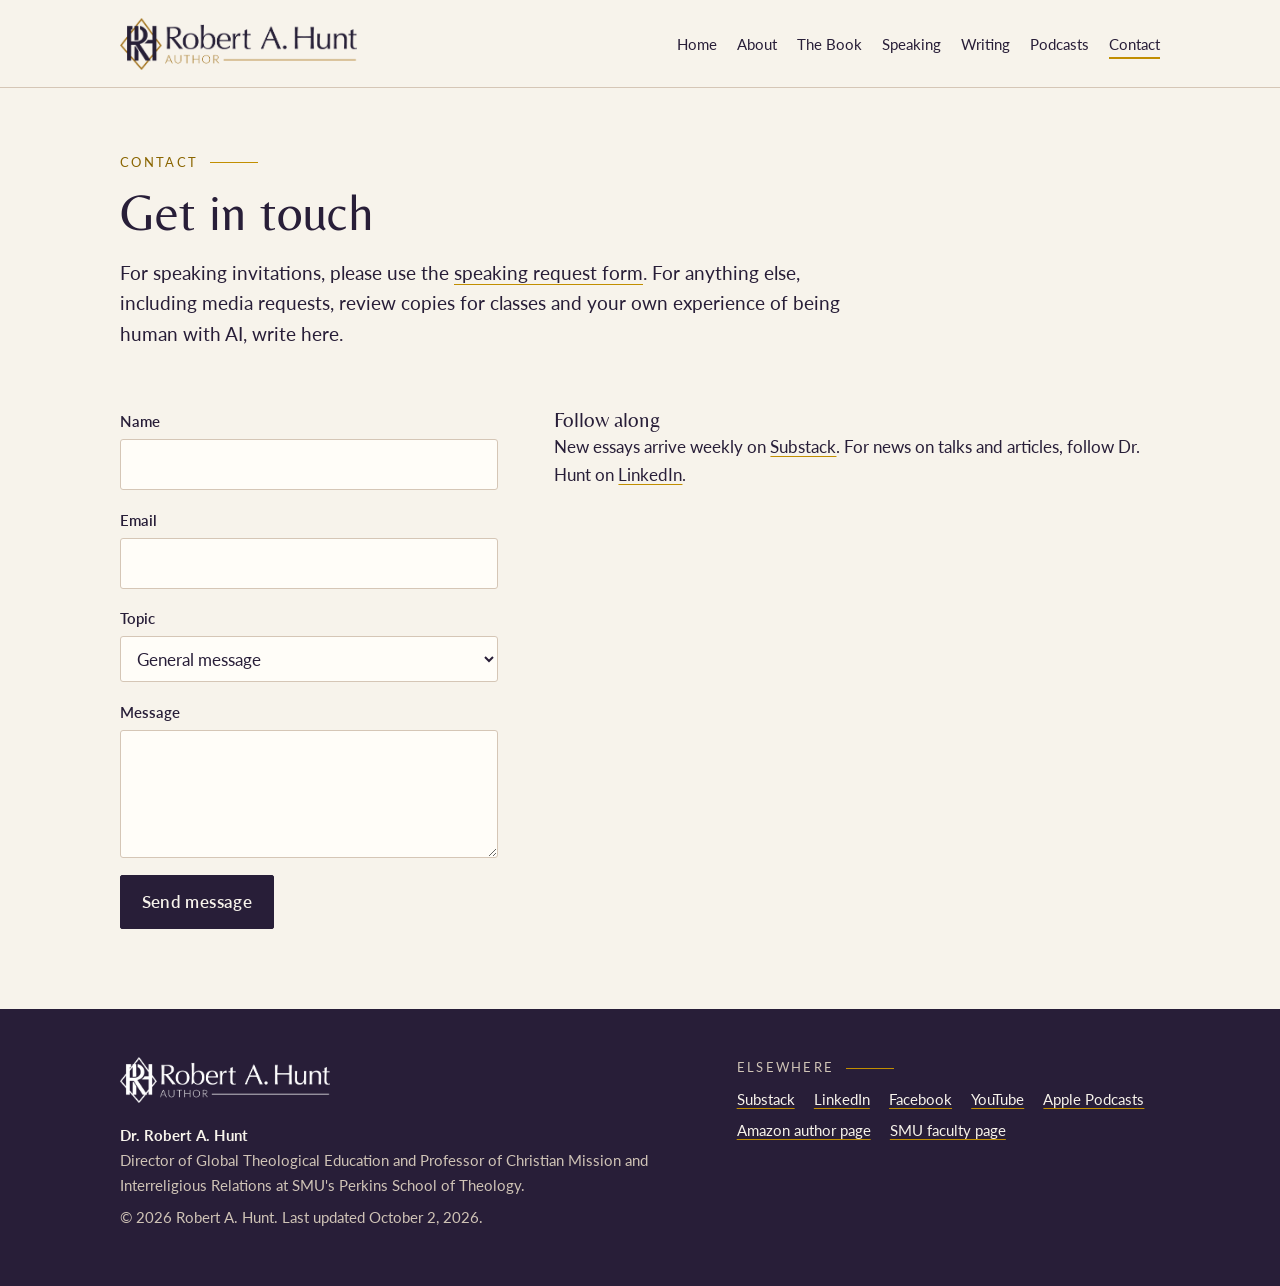
<file: docs/contact.html>
<!doctype html>
<html lang="en">
<head>
<meta charset="utf-8">
<meta name="viewport" content="width=device-width, initial-scale=1, viewport-fit=cover">
<title>Contact Dr. Robert A. Hunt</title>
<meta name="description" content="Contact Dr. Robert A. Hunt about speaking, media interviews, or using All Brain and No Soul? with a class.">
<link rel="canonical" href="https://robertahunt.com/contact">
<meta property="og:type" content="website">
<meta property="og:site_name" content="Robert A. Hunt">
<meta property="og:title" content="Contact Dr. Robert A. Hunt">
<meta property="og:description" content="Contact Dr. Robert A. Hunt about speaking, media interviews, or using All Brain and No Soul? with a class.">
<meta property="og:url" content="https://robertahunt.com/contact">
<meta property="og:image" content="https://robertahunt.com/images/headshot.jpg">
<meta name="twitter:card" content="summary">
<link rel="preconnect" href="https://fonts.googleapis.com">
<link rel="preconnect" href="https://fonts.gstatic.com" crossorigin>
<link rel="stylesheet" href="https://fonts.googleapis.com/css2?family=Belleza&family=Lato:ital,wght@0,400;0,700;1,400&display=swap">
<link rel="stylesheet" href="style.css">
<link rel="icon" type="image/png" sizes="32x32" href="images/favicon-32.png">
<link rel="apple-touch-icon" href="images/apple-touch-icon.png">
<meta name="theme-color" content="#281e38">
<script type="application/ld+json">
{
  "@context": "https://schema.org",
  "@graph": [
    {
      "@type": "Person",
      "@id": "https://robertahunt.com/#person",
      "name": "Robert A. Hunt",
      "honorificPrefix": "Dr.",
      "url": "https://robertahunt.com/",
      "image": "https://robertahunt.com/images/headshot.jpg",
      "jobTitle": [
        "Director of Global Theological Education",
        "Professor of Christian Mission and Interreligious Relations"
      ],
      "description": "Author, speaker and SMU professor writing on artificial intelligence, faith and what it means to be human.",
      "worksFor": {
        "@type": "CollegeOrUniversity",
        "name": "Southern Methodist University, Perkins School of Theology",
        "url": "https://www.smu.edu/perkins"
      },
      "alumniOf": [
        {
          "@type": "CollegeOrUniversity",
          "name": "University of Malaya"
        },
        {
          "@type": "CollegeOrUniversity",
          "name": "Southern Methodist University"
        },
        {
          "@type": "CollegeOrUniversity",
          "name": "The University of Texas at Austin"
        }
      ],
      "knowsAbout": [
        "Artificial intelligence and ethics",
        "Theological anthropology",
        "Christian-Muslim relations",
        "Interreligious dialogue",
        "AI in higher education",
        "Christian mission"
      ],
      "sameAs": [
        "https://robertahunt.substack.com/",
        "https://www.linkedin.com/in/robert-hunt-778aaa10/",
        "https://www.facebook.com/RealHumanity.AIAge",
        "https://www.youtube.com/@InterfaithEncounters",
        "https://podcasts.apple.com/us/podcast/interfaith-encounters/id1509237395",
        "https://www.amazon.com/stores/author/B084D1RTHB",
        "https://www.smu.edu/perkins/facultyacademics/facultylistinga-z/hunt"
      ]
    }
  ]
}
</script>
</head>
<body>
<a class="skip" href="#main">Skip to content</a>
<header class="site-header">
  <div class="wrap">
    <a class="brand" href="./"><img class="logo-light" src="images/logo-horizontal.png" alt="Robert A. Hunt, Author" width="274" height="60"><img class="logo-dark" src="images/logo-horizontal-white.png" alt="Robert A. Hunt, Author" width="274" height="60"></a>
    <nav class="site-nav" aria-label="Main"><ul><li><a href="./">Home</a></li><li><a href="about">About</a></li><li><a href="the-book">The Book</a></li><li><a href="speaking-and-media">Speaking</a></li><li><a href="blog">Writing</a></li><li><a href="real-humanity-ai-podcasts">Podcasts</a></li><li><a href="contact" aria-current="page">Contact</a></li></ul></nav>
  </div>
</header>
<main id="main">

<div class="wrap">
  <header class="page-head">
    <p class="eyebrow">Contact</p>
    <h1>Get in touch</h1>
    <p class="lede">For speaking invitations, please use the <a href="speaking-and-media#invite">speaking request form</a>. For anything else, including media requests, review copies for classes and your own experience of being human with AI, write here.</p>
  </header>
  <div class="split" style="padding-bottom:3rem">
    <form class="form" method="post" action="" data-endpoint="">
      <div class="field"><label for="c-name">Name</label><input id="c-name" name="name" autocomplete="name" required></div>
      <div class="field"><label for="c-email">Email</label><input id="c-email" name="email" type="email" autocomplete="email" required></div>
      <div class="field"><label for="c-topic">Topic</label>
        <select id="c-topic" name="topic"><option>General message</option><option>Media or interview request</option><option>Book or class use</option><option>Speaking</option></select></div>
      <div class="field"><label for="c-msg">Message</label><textarea id="c-msg" name="message" required></textarea></div>
      <p class="form-note" hidden></p>
      <button class="btn btn-primary" type="submit">Send message</button>
    </form>
    <div class="prose">
      <h2 style="font-size:1.3rem">Follow along</h2>
      <p>New essays arrive weekly on <a href="https://robertahunt.substack.com/">Substack</a>. For news on talks and articles, follow Dr. Hunt on <a href="https://www.linkedin.com/in/robert-hunt-778aaa10/">LinkedIn</a>.</p>
    </div>
  </div>
</div>

</main>
<footer class="site-footer">
  <div class="wrap">
    <div>
      <img class="footer-logo" src="images/logo-horizontal-white.png" alt="Robert A. Hunt, Author" width="274" height="60">
      <p><strong>Dr. Robert A. Hunt</strong><br>Director of Global Theological Education and Professor of Christian Mission and Interreligious Relations at SMU's Perkins School of Theology.</p>
      <p>&copy; 2026 Robert A. Hunt. Last updated <time datetime="2026-10-02">October 2, 2026</time>.</p>
    </div>
    <div>
      <p class="eyebrow" style="color:var(--footer-muted)">Elsewhere</p>
      <ul><li><a href="https://robertahunt.substack.com/" rel="me">Substack</a></li><li><a href="https://www.linkedin.com/in/robert-hunt-778aaa10/" rel="me">LinkedIn</a></li><li><a href="https://www.facebook.com/RealHumanity.AIAge" rel="me">Facebook</a></li><li><a href="https://www.youtube.com/@InterfaithEncounters" rel="me">YouTube</a></li><li><a href="https://podcasts.apple.com/us/podcast/interfaith-encounters/id1509237395" rel="me">Apple Podcasts</a></li><li><a href="https://www.amazon.com/stores/author/B084D1RTHB" rel="me">Amazon author page</a></li><li><a href="https://www.smu.edu/perkins/facultyacademics/facultylistinga-z/hunt" rel="me">SMU faculty page</a></li></ul>
    </div>
  </div>
</footer>
<script>
document.querySelectorAll("form[data-endpoint]").forEach(function (f) {
  f.addEventListener("submit", function (e) {
    if (!f.dataset.endpoint) {
      e.preventDefault();
      var n = f.querySelector(".form-note");
      if (n) { n.hidden = false; n.textContent = "This form isn't connected yet. It will start delivering messages when the new site goes live."; }
    }
  });
});
</script>
</body>
</html>
</file>
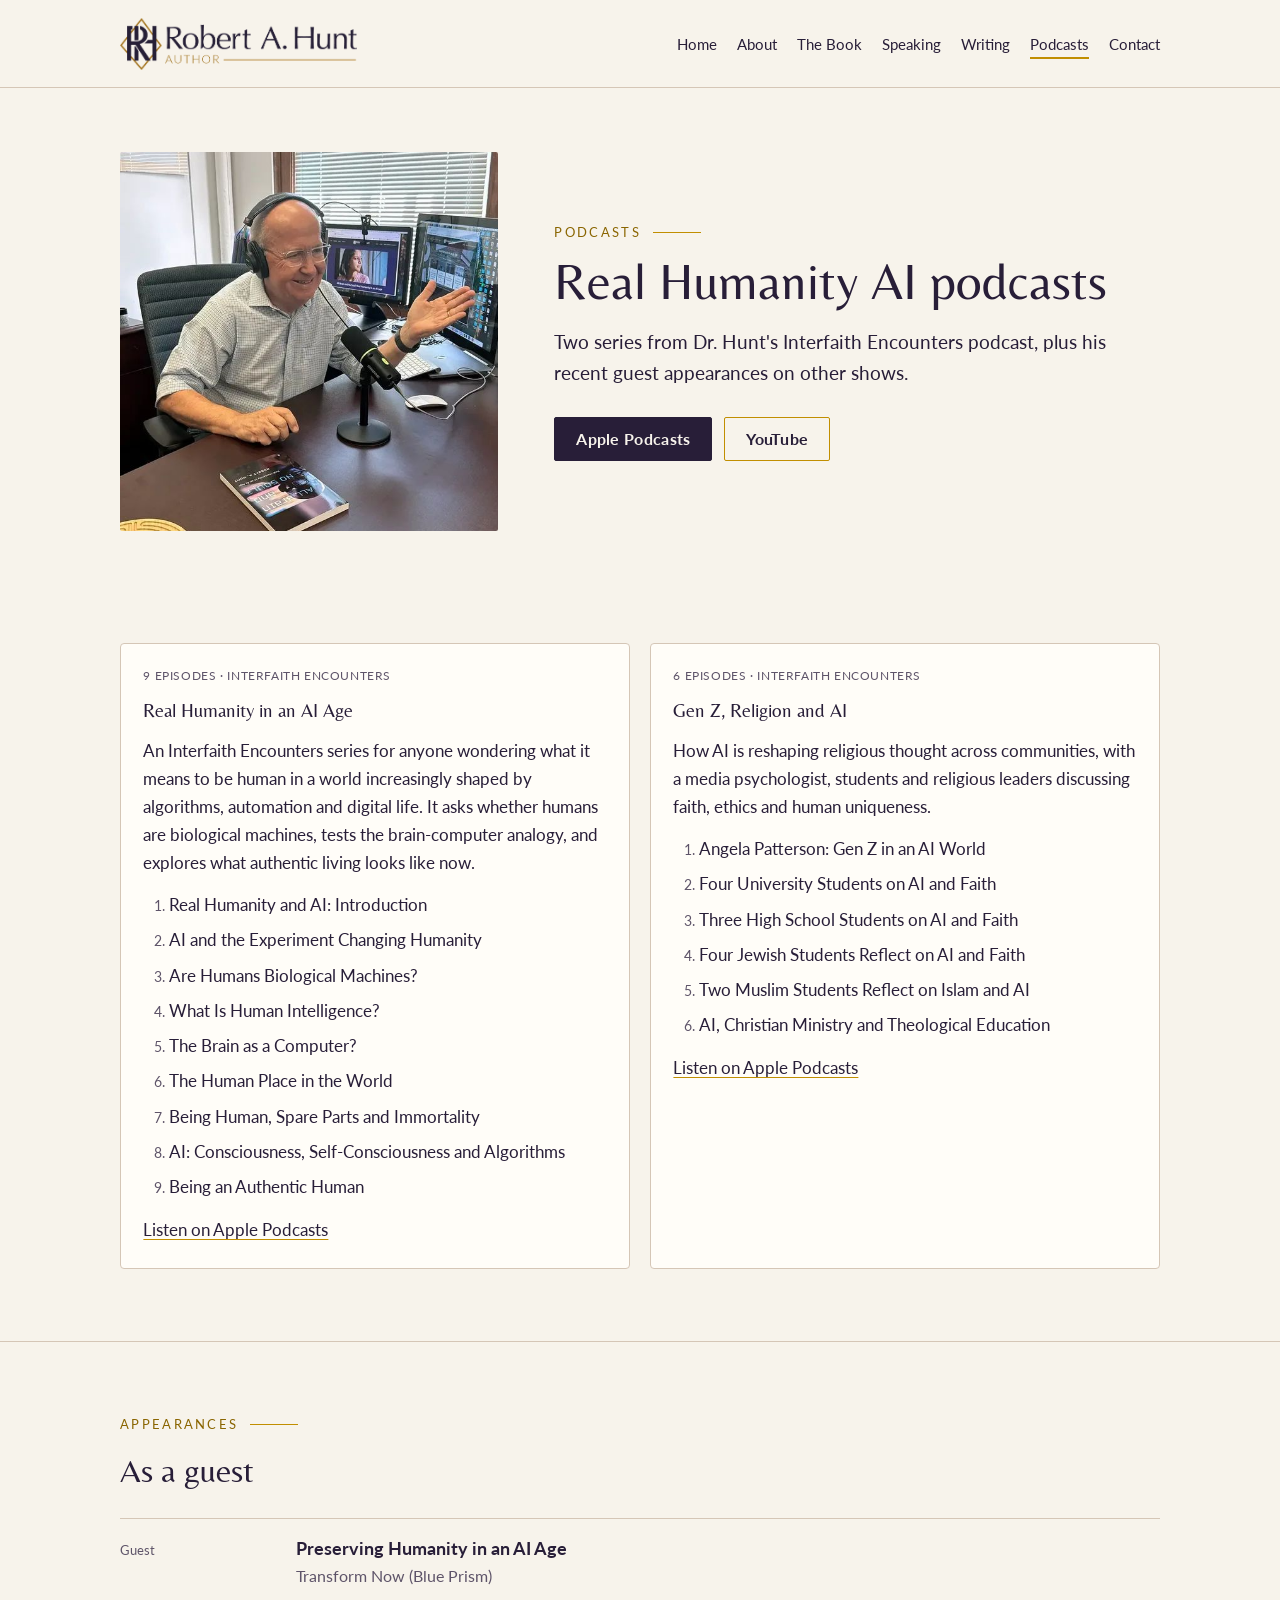
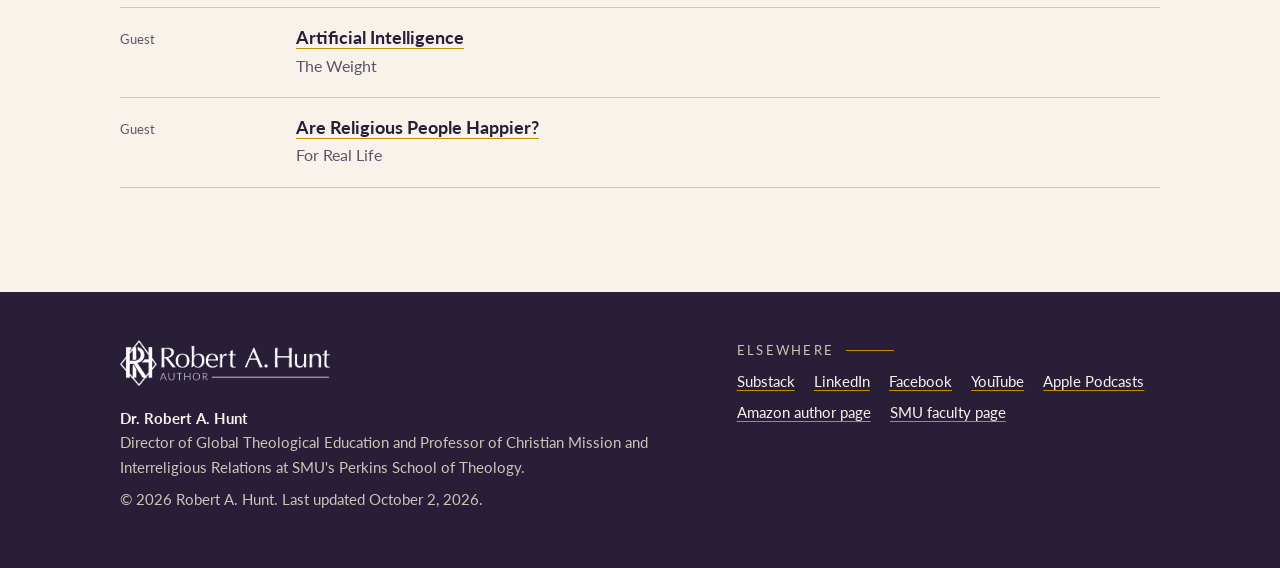
<file: docs/real-humanity-ai-podcasts.html>
<!doctype html>
<html lang="en">
<head>
<meta charset="utf-8">
<meta name="viewport" content="width=device-width, initial-scale=1, viewport-fit=cover">
<title>Real Humanity AI Podcasts | Robert A. Hunt</title>
<meta name="description" content="Real Humanity in an AI Age and Gen Z, Religion and AI: podcast series by Dr. Robert A. Hunt on what it means to be human in an AI age.">
<link rel="canonical" href="https://robertahunt.com/real-humanity-ai-podcasts">
<meta property="og:type" content="website">
<meta property="og:site_name" content="Robert A. Hunt">
<meta property="og:title" content="Real Humanity AI Podcasts | Robert A. Hunt">
<meta property="og:description" content="Real Humanity in an AI Age and Gen Z, Religion and AI: podcast series by Dr. Robert A. Hunt on what it means to be human in an AI age.">
<meta property="og:url" content="https://robertahunt.com/real-humanity-ai-podcasts">
<meta property="og:image" content="https://robertahunt.com/images/headshot.jpg">
<meta name="twitter:card" content="summary">
<link rel="preconnect" href="https://fonts.googleapis.com">
<link rel="preconnect" href="https://fonts.gstatic.com" crossorigin>
<link rel="stylesheet" href="https://fonts.googleapis.com/css2?family=Belleza&family=Lato:ital,wght@0,400;0,700;1,400&display=swap">
<link rel="stylesheet" href="style.css">
<link rel="icon" type="image/png" sizes="32x32" href="images/favicon-32.png">
<link rel="apple-touch-icon" href="images/apple-touch-icon.png">
<meta name="theme-color" content="#281e38">
<script type="application/ld+json">
{
  "@context": "https://schema.org",
  "@graph": [
    {
      "@type": "Person",
      "@id": "https://robertahunt.com/#person",
      "name": "Robert A. Hunt",
      "honorificPrefix": "Dr.",
      "url": "https://robertahunt.com/",
      "image": "https://robertahunt.com/images/headshot.jpg",
      "jobTitle": [
        "Director of Global Theological Education",
        "Professor of Christian Mission and Interreligious Relations"
      ],
      "description": "Author, speaker and SMU professor writing on artificial intelligence, faith and what it means to be human.",
      "worksFor": {
        "@type": "CollegeOrUniversity",
        "name": "Southern Methodist University, Perkins School of Theology",
        "url": "https://www.smu.edu/perkins"
      },
      "alumniOf": [
        {
          "@type": "CollegeOrUniversity",
          "name": "University of Malaya"
        },
        {
          "@type": "CollegeOrUniversity",
          "name": "Southern Methodist University"
        },
        {
          "@type": "CollegeOrUniversity",
          "name": "The University of Texas at Austin"
        }
      ],
      "knowsAbout": [
        "Artificial intelligence and ethics",
        "Theological anthropology",
        "Christian-Muslim relations",
        "Interreligious dialogue",
        "AI in higher education",
        "Christian mission"
      ],
      "sameAs": [
        "https://robertahunt.substack.com/",
        "https://www.linkedin.com/in/robert-hunt-778aaa10/",
        "https://www.facebook.com/RealHumanity.AIAge",
        "https://www.youtube.com/@InterfaithEncounters",
        "https://podcasts.apple.com/us/podcast/interfaith-encounters/id1509237395",
        "https://www.amazon.com/stores/author/B084D1RTHB",
        "https://www.smu.edu/perkins/facultyacademics/facultylistinga-z/hunt"
      ]
    },
    {
      "@type": "PodcastSeries",
      "name": "Real Humanity in an AI Age",
      "description": "An Interfaith Encounters series for anyone wondering what it means to be human in a world increasingly shaped by algorithms, automation and digital life. It asks whether humans are biological machines, tests the brain-computer analogy, and explores what authentic living looks like now.",
      "url": "https://podcasts.apple.com/us/podcast/interfaith-encounters/id1509237395",
      "author": {
        "@id": "https://robertahunt.com/#person"
      },
      "isPartOf": {
        "@type": "PodcastSeries",
        "name": "Interfaith Encounters",
        "url": "https://podcasts.apple.com/us/podcast/interfaith-encounters/id1509237395"
      }
    },
    {
      "@type": "PodcastSeries",
      "name": "Gen Z, Religion and AI",
      "description": "How AI is reshaping religious thought across communities, with a media psychologist, students and religious leaders discussing faith, ethics and human uniqueness.",
      "url": "https://podcasts.apple.com/us/podcast/interfaith-encounters/id1509237395",
      "author": {
        "@id": "https://robertahunt.com/#person"
      },
      "isPartOf": {
        "@type": "PodcastSeries",
        "name": "Interfaith Encounters",
        "url": "https://podcasts.apple.com/us/podcast/interfaith-encounters/id1509237395"
      }
    }
  ]
}
</script>
</head>
<body>
<a class="skip" href="#main">Skip to content</a>
<header class="site-header">
  <div class="wrap">
    <a class="brand" href="./"><img class="logo-light" src="images/logo-horizontal.png" alt="Robert A. Hunt, Author" width="274" height="60"><img class="logo-dark" src="images/logo-horizontal-white.png" alt="Robert A. Hunt, Author" width="274" height="60"></a>
    <nav class="site-nav" aria-label="Main"><ul><li><a href="./">Home</a></li><li><a href="about">About</a></li><li><a href="the-book">The Book</a></li><li><a href="speaking-and-media">Speaking</a></li><li><a href="blog">Writing</a></li><li><a href="real-humanity-ai-podcasts" aria-current="page">Podcasts</a></li><li><a href="contact">Contact</a></li></ul></nav>
  </div>
</header>
<main id="main">

<div class="wrap">
  <header class="page-head split" style="align-items:center">
    <figure class="photo square"><img src="images/podcast-studio.jpg" alt="Robert A. Hunt in headphones at a microphone recording a podcast, with a copy of All Brain and No Soul? on the desk" width="601" height="600" decoding="async"></figure>
    <div>
    <p class="eyebrow">Podcasts</p>
    <h1>Real Humanity AI podcasts</h1>
    <p class="lede">Two series from Dr. Hunt's Interfaith Encounters podcast, plus his recent guest appearances on other shows.</p>
    <div class="hero-actions"><a class="btn btn-primary" href="https://podcasts.apple.com/us/podcast/interfaith-encounters/id1509237395">Apple Podcasts</a><a class="btn btn-ghost" href="https://www.youtube.com/@InterfaithEncounters">YouTube</a></div>
    </div>
  </header>
</div>
<section class="section">
  <div class="wrap"><div class="grid"><article class="card" style="gap:0.9rem"><p class="meta">9 episodes &middot; Interfaith Encounters</p><h3>Real Humanity in an AI Age</h3><p>An Interfaith Encounters series for anyone wondering what it means to be human in a world increasingly shaped by algorithms, automation and digital life. It asks whether humans are biological machines, tests the brain-computer analogy, and explores what authentic living looks like now.</p><ol class="episodes"><li>Real Humanity and AI: Introduction</li><li>AI and the Experiment Changing Humanity</li><li>Are Humans Biological Machines?</li><li>What Is Human Intelligence?</li><li>The Brain as a Computer?</li><li>The Human Place in the World</li><li>Being Human, Spare Parts and Immortality</li><li>AI: Consciousness, Self-Consciousness and Algorithms</li><li>Being an Authentic Human</li></ol><p><a href="https://podcasts.apple.com/us/podcast/interfaith-encounters/id1509237395">Listen on Apple Podcasts</a></p></article><article class="card" style="gap:0.9rem"><p class="meta">6 episodes &middot; Interfaith Encounters</p><h3>Gen Z, Religion and AI</h3><p>How AI is reshaping religious thought across communities, with a media psychologist, students and religious leaders discussing faith, ethics and human uniqueness.</p><ol class="episodes"><li>Angela Patterson: Gen Z in an AI World</li><li>Four University Students on AI and Faith</li><li>Three High School Students on AI and Faith</li><li>Four Jewish Students Reflect on AI and Faith</li><li>Two Muslim Students Reflect on Islam and AI</li><li>AI, Christian Ministry and Theological Education</li></ol><p><a href="https://podcasts.apple.com/us/podcast/interfaith-encounters/id1509237395">Listen on Apple Podcasts</a></p></article></div></div>
</section>
<section class="section">
  <div class="wrap">
    <div class="section-head"><p class="eyebrow">Appearances</p><h2>As a guest</h2></div>
    <ul class="dated"><li><span class="when">Guest</span><div><h3>Preserving Humanity in an AI Age</h3><p>Transform Now (Blue Prism)</p></div></li><li><span class="when">Guest</span><div><h3><a href="https://podcasts.apple.com/us/podcast/artificial-intelligence-with-robert-hunt/id1500772724?i=1000665418742">Artificial Intelligence</a></h3><p>The Weight</p></div></li><li><span class="when">Guest</span><div><h3><a href="https://podcasts.apple.com/us/podcast/15-dr-robert-hunt-are-religious-people-happier-than/id1703346439?i=1000669448588">Are Religious People Happier?</a></h3><p>For Real Life</p></div></li></ul>
  </div>
</section>

</main>
<footer class="site-footer">
  <div class="wrap">
    <div>
      <img class="footer-logo" src="images/logo-horizontal-white.png" alt="Robert A. Hunt, Author" width="274" height="60">
      <p><strong>Dr. Robert A. Hunt</strong><br>Director of Global Theological Education and Professor of Christian Mission and Interreligious Relations at SMU's Perkins School of Theology.</p>
      <p>&copy; 2026 Robert A. Hunt. Last updated <time datetime="2026-10-02">October 2, 2026</time>.</p>
    </div>
    <div>
      <p class="eyebrow" style="color:var(--footer-muted)">Elsewhere</p>
      <ul><li><a href="https://robertahunt.substack.com/" rel="me">Substack</a></li><li><a href="https://www.linkedin.com/in/robert-hunt-778aaa10/" rel="me">LinkedIn</a></li><li><a href="https://www.facebook.com/RealHumanity.AIAge" rel="me">Facebook</a></li><li><a href="https://www.youtube.com/@InterfaithEncounters" rel="me">YouTube</a></li><li><a href="https://podcasts.apple.com/us/podcast/interfaith-encounters/id1509237395" rel="me">Apple Podcasts</a></li><li><a href="https://www.amazon.com/stores/author/B084D1RTHB" rel="me">Amazon author page</a></li><li><a href="https://www.smu.edu/perkins/facultyacademics/facultylistinga-z/hunt" rel="me">SMU faculty page</a></li></ul>
    </div>
  </div>
</footer>
<script>
document.querySelectorAll("form[data-endpoint]").forEach(function (f) {
  f.addEventListener("submit", function (e) {
    if (!f.dataset.endpoint) {
      e.preventDefault();
      var n = f.querySelector(".form-note");
      if (n) { n.hidden = false; n.textContent = "This form isn't connected yet. It will start delivering messages when the new site goes live."; }
    }
  });
});
</script>
</body>
</html>
</file>
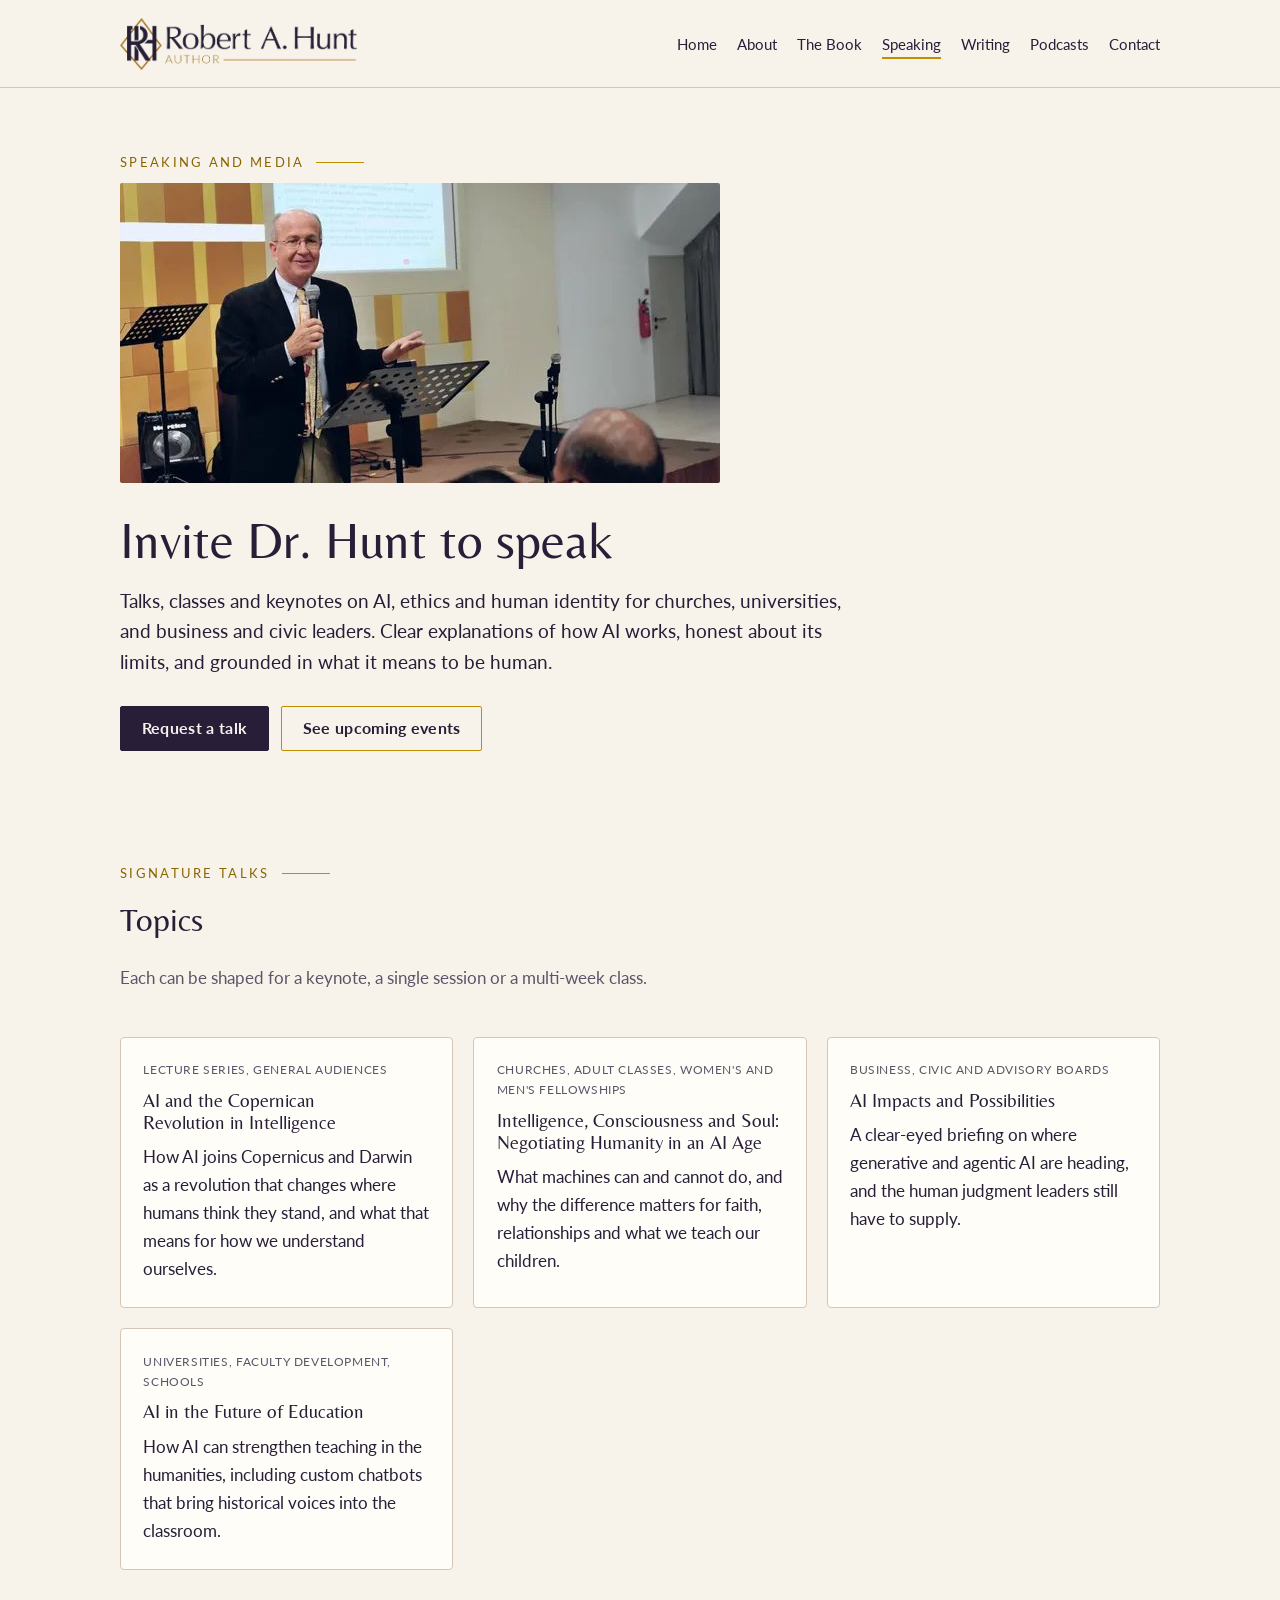
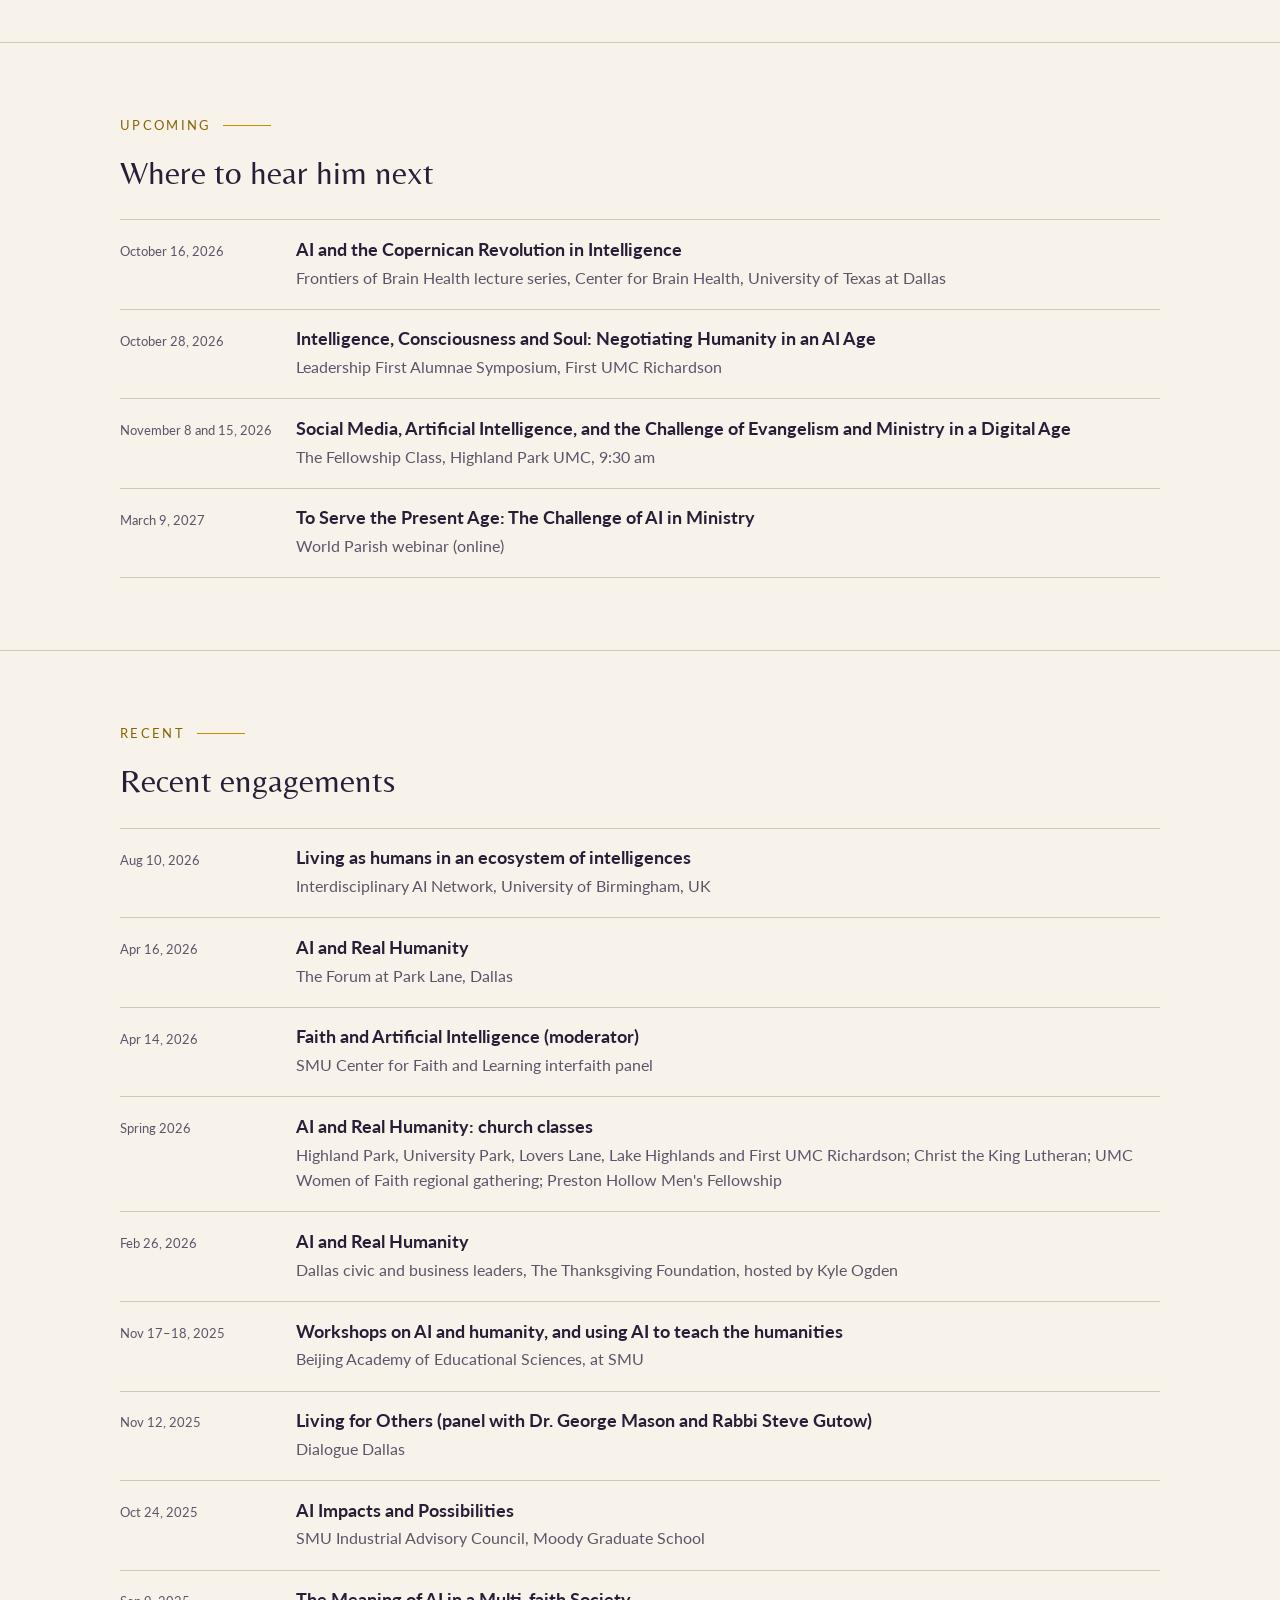
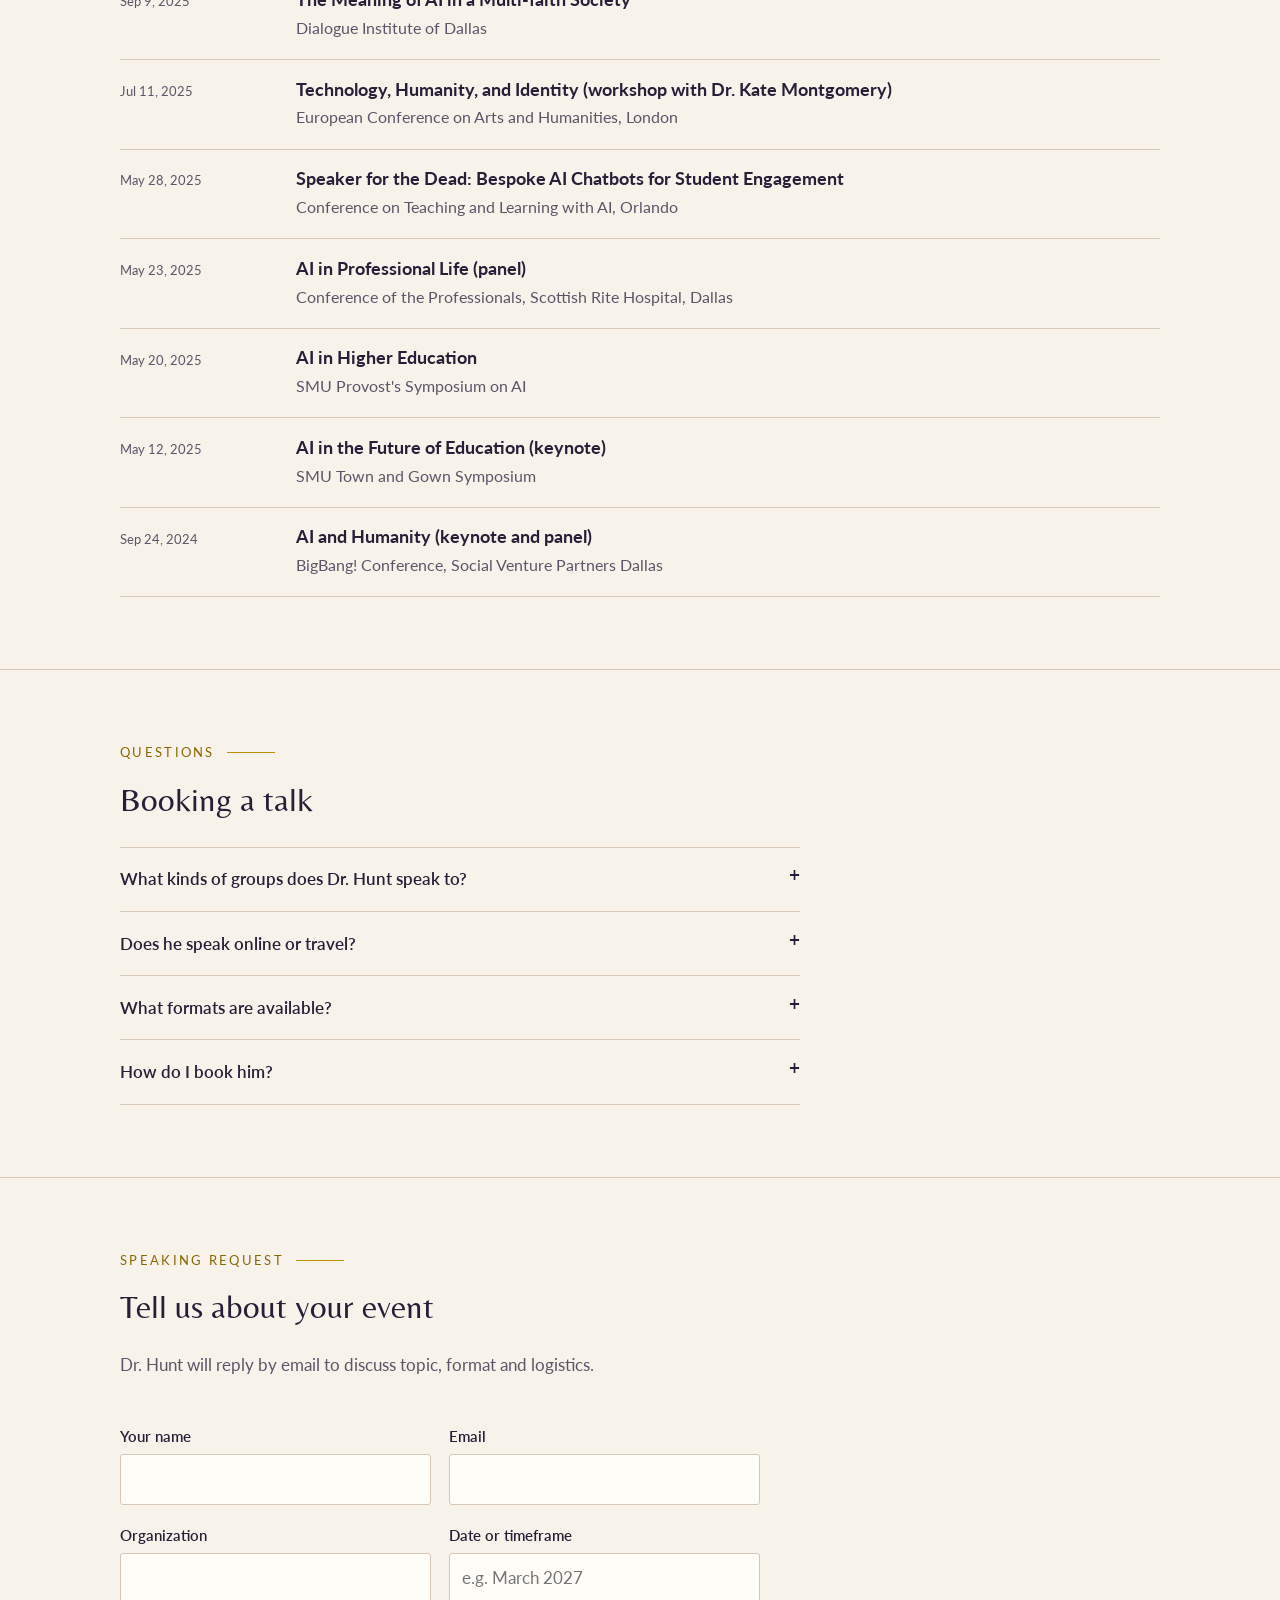
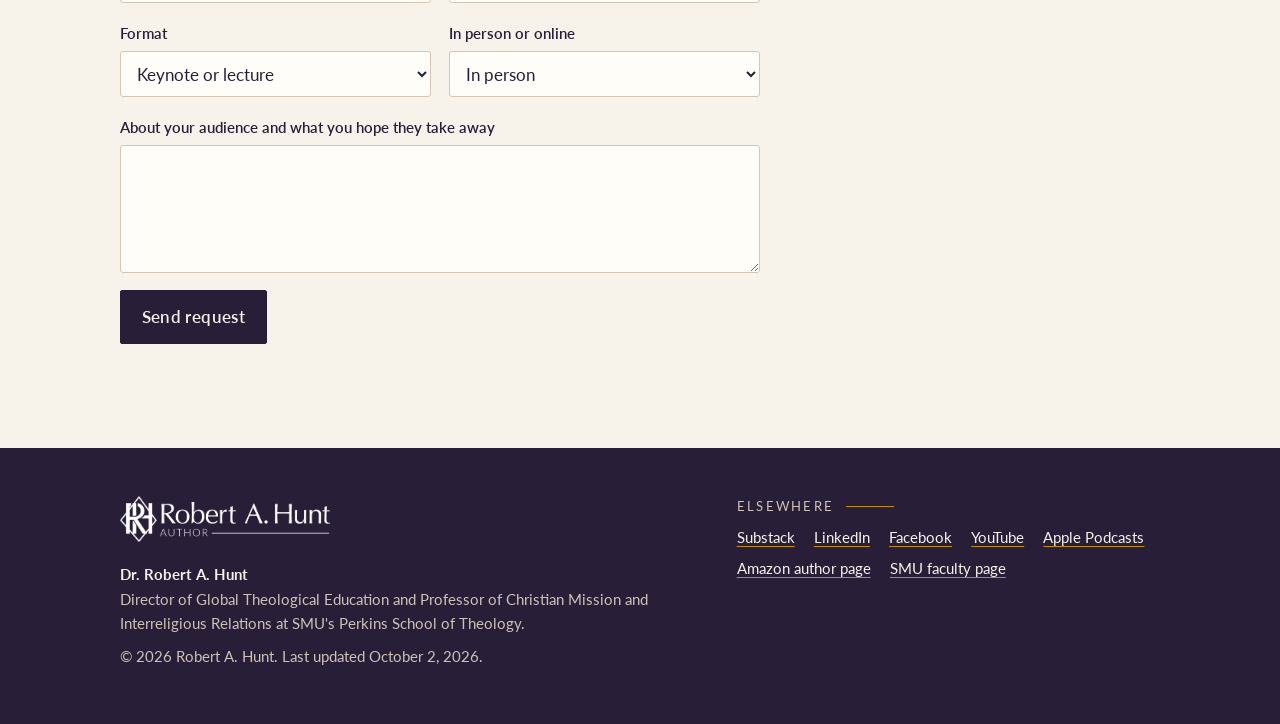
<file: docs/speaking-and-media.html>
<!doctype html>
<html lang="en">
<head>
<meta charset="utf-8">
<meta name="viewport" content="width=device-width, initial-scale=1, viewport-fit=cover">
<title>Speaking: Dr. Robert A. Hunt on AI and Being Human</title>
<meta name="description" content="Invite Dr. Robert A. Hunt to speak on AI, faith and human identity. Signature talks, upcoming events, recent engagements and a speaking request form.">
<link rel="canonical" href="https://robertahunt.com/speaking-and-media">
<meta property="og:type" content="website">
<meta property="og:site_name" content="Robert A. Hunt">
<meta property="og:title" content="Speaking: Dr. Robert A. Hunt on AI and Being Human">
<meta property="og:description" content="Invite Dr. Robert A. Hunt to speak on AI, faith and human identity. Signature talks, upcoming events, recent engagements and a speaking request form.">
<meta property="og:url" content="https://robertahunt.com/speaking-and-media">
<meta property="og:image" content="https://robertahunt.com/images/headshot.jpg">
<meta name="twitter:card" content="summary">
<link rel="preconnect" href="https://fonts.googleapis.com">
<link rel="preconnect" href="https://fonts.gstatic.com" crossorigin>
<link rel="stylesheet" href="https://fonts.googleapis.com/css2?family=Belleza&family=Lato:ital,wght@0,400;0,700;1,400&display=swap">
<link rel="stylesheet" href="style.css">
<link rel="icon" type="image/png" sizes="32x32" href="images/favicon-32.png">
<link rel="apple-touch-icon" href="images/apple-touch-icon.png">
<meta name="theme-color" content="#281e38">
<script type="application/ld+json">
{
  "@context": "https://schema.org",
  "@graph": [
    {
      "@type": "Person",
      "@id": "https://robertahunt.com/#person",
      "name": "Robert A. Hunt",
      "honorificPrefix": "Dr.",
      "url": "https://robertahunt.com/",
      "image": "https://robertahunt.com/images/headshot.jpg",
      "jobTitle": [
        "Director of Global Theological Education",
        "Professor of Christian Mission and Interreligious Relations"
      ],
      "description": "Author, speaker and SMU professor writing on artificial intelligence, faith and what it means to be human.",
      "worksFor": {
        "@type": "CollegeOrUniversity",
        "name": "Southern Methodist University, Perkins School of Theology",
        "url": "https://www.smu.edu/perkins"
      },
      "alumniOf": [
        {
          "@type": "CollegeOrUniversity",
          "name": "University of Malaya"
        },
        {
          "@type": "CollegeOrUniversity",
          "name": "Southern Methodist University"
        },
        {
          "@type": "CollegeOrUniversity",
          "name": "The University of Texas at Austin"
        }
      ],
      "knowsAbout": [
        "Artificial intelligence and ethics",
        "Theological anthropology",
        "Christian-Muslim relations",
        "Interreligious dialogue",
        "AI in higher education",
        "Christian mission"
      ],
      "sameAs": [
        "https://robertahunt.substack.com/",
        "https://www.linkedin.com/in/robert-hunt-778aaa10/",
        "https://www.facebook.com/RealHumanity.AIAge",
        "https://www.youtube.com/@InterfaithEncounters",
        "https://podcasts.apple.com/us/podcast/interfaith-encounters/id1509237395",
        "https://www.amazon.com/stores/author/B084D1RTHB",
        "https://www.smu.edu/perkins/facultyacademics/facultylistinga-z/hunt"
      ]
    },
    {
      "@type": "FAQPage",
      "mainEntity": [
        {
          "@type": "Question",
          "name": "What kinds of groups does Dr. Hunt speak to?",
          "acceptedAnswer": {
            "@type": "Answer",
            "text": "Congregations and adult Sunday school classes, universities and faculty groups, business and civic leaders, and interfaith audiences. Recent hosts include SMU's Industrial Advisory Council, the University of Birmingham, the Center for Brain Health at UT Dallas and many Dallas-area churches."
          }
        },
        {
          "@type": "Question",
          "name": "Does he speak online or travel?",
          "acceptedAnswer": {
            "@type": "Answer",
            "text": "Both. He speaks in person across North Texas, has traveled to engagements in London, Birmingham and Orlando, and presents online by webinar or video call."
          }
        },
        {
          "@type": "Question",
          "name": "What formats are available?",
          "acceptedAnswer": {
            "@type": "Answer",
            "text": "Keynotes, single lectures, multi-week classes, workshops, panels and moderated discussions. Sessions usually include time for questions, which audiences tend to make the best part."
          }
        },
        {
          "@type": "Question",
          "name": "How do I book him?",
          "acceptedAnswer": {
            "@type": "Answer",
            "text": "Use the speaking request form below with your date, audience and format. He will reply to discuss topic and logistics."
          }
        }
      ]
    },
    {
      "@type": "Event",
      "name": "AI and the Copernican Revolution in Intelligence",
      "startDate": "2026-10-16",
      "description": "Frontiers of Brain Health lecture series, Center for Brain Health, University of Texas at Dallas",
      "eventAttendanceMode": "https://schema.org/OfflineEventAttendanceMode",
      "performer": {
        "@id": "https://robertahunt.com/#person"
      },
      "location": {
        "@type": "Place",
        "name": "Frontiers of Brain Health lecture series, Center for Brain Health, University of Texas at Dallas",
        "address": {
          "@type": "PostalAddress",
          "addressRegion": "TX",
          "addressCountry": "US"
        }
      }
    },
    {
      "@type": "Event",
      "name": "Intelligence, Consciousness and Soul: Negotiating Humanity in an AI Age",
      "startDate": "2026-10-28",
      "description": "Leadership First Alumnae Symposium, First UMC Richardson",
      "eventAttendanceMode": "https://schema.org/OfflineEventAttendanceMode",
      "performer": {
        "@id": "https://robertahunt.com/#person"
      },
      "location": {
        "@type": "Place",
        "name": "Leadership First Alumnae Symposium, First UMC Richardson",
        "address": {
          "@type": "PostalAddress",
          "addressRegion": "TX",
          "addressCountry": "US"
        }
      }
    },
    {
      "@type": "Event",
      "name": "Social Media, Artificial Intelligence, and the Challenge of Evangelism and Ministry in a Digital Age",
      "startDate": "2026-11-08",
      "description": "The Fellowship Class, Highland Park UMC, 9:30 am",
      "eventAttendanceMode": "https://schema.org/OfflineEventAttendanceMode",
      "performer": {
        "@id": "https://robertahunt.com/#person"
      },
      "location": {
        "@type": "Place",
        "name": "The Fellowship Class, Highland Park UMC, 9:30 am",
        "address": {
          "@type": "PostalAddress",
          "addressRegion": "TX",
          "addressCountry": "US"
        }
      }
    },
    {
      "@type": "Event",
      "name": "To Serve the Present Age: The Challenge of AI in Ministry",
      "startDate": "2027-03-09",
      "description": "World Parish webinar (online)",
      "eventAttendanceMode": "https://schema.org/OnlineEventAttendanceMode",
      "performer": {
        "@id": "https://robertahunt.com/#person"
      },
      "location": {
        "@type": "VirtualLocation",
        "url": "https://robertahunt.com/speaking-and-media"
      }
    }
  ]
}
</script>
</head>
<body>
<a class="skip" href="#main">Skip to content</a>
<header class="site-header">
  <div class="wrap">
    <a class="brand" href="./"><img class="logo-light" src="images/logo-horizontal.png" alt="Robert A. Hunt, Author" width="274" height="60"><img class="logo-dark" src="images/logo-horizontal-white.png" alt="Robert A. Hunt, Author" width="274" height="60"></a>
    <nav class="site-nav" aria-label="Main"><ul><li><a href="./">Home</a></li><li><a href="about">About</a></li><li><a href="the-book">The Book</a></li><li><a href="speaking-and-media" aria-current="page">Speaking</a></li><li><a href="blog">Writing</a></li><li><a href="real-humanity-ai-podcasts">Podcasts</a></li><li><a href="contact">Contact</a></li></ul></nav>
  </div>
</header>
<main id="main">

<div class="wrap">
  <header class="page-head">
    <p class="eyebrow">Speaking and media</p>
    <figure class="photo banner"><img src="images/speaking.jpg" alt="Robert A. Hunt speaking with a microphone to a seated audience, a presentation on the screen behind him" width="600" height="300" decoding="async"></figure>
    <h1>Invite Dr. Hunt to speak</h1>
    <p class="lede">Talks, classes and keynotes on AI, ethics and human identity for churches, universities, and business and civic leaders. Clear explanations of how AI works, honest about its limits, and grounded in what it means to be human.</p>
    <div class="hero-actions"><a class="btn btn-primary" href="#invite">Request a talk</a><a class="btn btn-ghost" href="#upcoming">See upcoming events</a></div>
  </header>
</div>

<section class="section">
  <div class="wrap">
    <div class="section-head"><p class="eyebrow">Signature talks</p><h2>Topics</h2><p class="muted">Each can be shaped for a keynote, a single session or a multi-week class.</p></div>
    <div class="grid"><article class="card"><p class="meta">Lecture series, general audiences</p><h3>AI and the Copernican Revolution in Intelligence</h3><p>How AI joins Copernicus and Darwin as a revolution that changes where humans think they stand, and what that means for how we understand ourselves.</p></article><article class="card"><p class="meta">Churches, adult classes, women&#x27;s and men&#x27;s fellowships</p><h3>Intelligence, Consciousness and Soul: Negotiating Humanity in an AI Age</h3><p>What machines can and cannot do, and why the difference matters for faith, relationships and what we teach our children.</p></article><article class="card"><p class="meta">Business, civic and advisory boards</p><h3>AI Impacts and Possibilities</h3><p>A clear-eyed briefing on where generative and agentic AI are heading, and the human judgment leaders still have to supply.</p></article><article class="card"><p class="meta">Universities, faculty development, schools</p><h3>AI in the Future of Education</h3><p>How AI can strengthen teaching in the humanities, including custom chatbots that bring historical voices into the classroom.</p></article></div>
  </div>
</section>

<section class="section" id="upcoming">
  <div class="wrap">
    <div class="section-head"><p class="eyebrow">Upcoming</p><h2>Where to hear him next</h2></div>
    <ul class="dated"><li><time datetime="2026-10-16">October 16, 2026</time><div><h3>AI and the Copernican Revolution in Intelligence</h3><p>Frontiers of Brain Health lecture series, Center for Brain Health, University of Texas at Dallas</p></div></li><li><time datetime="2026-10-28">October 28, 2026</time><div><h3>Intelligence, Consciousness and Soul: Negotiating Humanity in an AI Age</h3><p>Leadership First Alumnae Symposium, First UMC Richardson</p></div></li><li><time datetime="2026-11-08">November 8 and 15, 2026</time><div><h3>Social Media, Artificial Intelligence, and the Challenge of Evangelism and Ministry in a Digital Age</h3><p>The Fellowship Class, Highland Park UMC, 9:30 am</p></div></li><li><time datetime="2027-03-09">March 9, 2027</time><div><h3>To Serve the Present Age: The Challenge of AI in Ministry</h3><p>World Parish webinar (online)</p></div></li></ul>
  </div>
</section>

<section class="section">
  <div class="wrap">
    <div class="section-head"><p class="eyebrow">Recent</p><h2>Recent engagements</h2></div>
    <ul class="dated"><li><time datetime="2026-08-10">Aug 10, 2026</time><div><h3>Living as humans in an ecosystem of intelligences</h3><p>Interdisciplinary AI Network, University of Birmingham, UK</p></div></li><li><time datetime="2026-04-16">Apr 16, 2026</time><div><h3>AI and Real Humanity</h3><p>The Forum at Park Lane, Dallas</p></div></li><li><time datetime="2026-04-14">Apr 14, 2026</time><div><h3>Faith and Artificial Intelligence (moderator)</h3><p>SMU Center for Faith and Learning interfaith panel</p></div></li><li><time datetime="2026-03-28">Spring 2026</time><div><h3>AI and Real Humanity: church classes</h3><p>Highland Park, University Park, Lovers Lane, Lake Highlands and First UMC Richardson; Christ the King Lutheran; UMC Women of Faith regional gathering; Preston Hollow Men&#x27;s Fellowship</p></div></li><li><time datetime="2026-02-26">Feb 26, 2026</time><div><h3>AI and Real Humanity</h3><p>Dallas civic and business leaders, The Thanksgiving Foundation, hosted by Kyle Ogden</p></div></li><li><time datetime="2025-11-17">Nov 17–18, 2025</time><div><h3>Workshops on AI and humanity, and using AI to teach the humanities</h3><p>Beijing Academy of Educational Sciences, at SMU</p></div></li><li><time datetime="2025-11-12">Nov 12, 2025</time><div><h3>Living for Others (panel with Dr. George Mason and Rabbi Steve Gutow)</h3><p>Dialogue Dallas</p></div></li><li><time datetime="2025-10-24">Oct 24, 2025</time><div><h3>AI Impacts and Possibilities</h3><p>SMU Industrial Advisory Council, Moody Graduate School</p></div></li><li><time datetime="2025-09-09">Sep 9, 2025</time><div><h3>The Meaning of AI in a Multi-faith Society</h3><p>Dialogue Institute of Dallas</p></div></li><li><time datetime="2025-07-11">Jul 11, 2025</time><div><h3>Technology, Humanity, and Identity (workshop with Dr. Kate Montgomery)</h3><p>European Conference on Arts and Humanities, London</p></div></li><li><time datetime="2025-05-28">May 28, 2025</time><div><h3>Speaker for the Dead: Bespoke AI Chatbots for Student Engagement</h3><p>Conference on Teaching and Learning with AI, Orlando</p></div></li><li><time datetime="2025-05-23">May 23, 2025</time><div><h3>AI in Professional Life (panel)</h3><p>Conference of the Professionals, Scottish Rite Hospital, Dallas</p></div></li><li><time datetime="2025-05-20">May 20, 2025</time><div><h3>AI in Higher Education</h3><p>SMU Provost&#x27;s Symposium on AI</p></div></li><li><time datetime="2025-05-12">May 12, 2025</time><div><h3>AI in the Future of Education (keynote)</h3><p>SMU Town and Gown Symposium</p></div></li><li><time datetime="2024-09-24">Sep 24, 2024</time><div><h3>AI and Humanity (keynote and panel)</h3><p>BigBang! Conference, Social Venture Partners Dallas</p></div></li></ul>
  </div>
</section>

<section class="section">
  <div class="wrap">
    <div class="section-head"><p class="eyebrow">Questions</p><h2>Booking a talk</h2></div>
    <div class="faq"><details><summary>What kinds of groups does Dr. Hunt speak to?</summary><div><p>Congregations and adult Sunday school classes, universities and faculty groups, business and civic leaders, and interfaith audiences. Recent hosts include SMU's Industrial Advisory Council, the University of Birmingham, the Center for Brain Health at UT Dallas and many Dallas-area churches.</p></div></details><details><summary>Does he speak online or travel?</summary><div><p>Both. He speaks in person across North Texas, has traveled to engagements in London, Birmingham and Orlando, and presents online by webinar or video call.</p></div></details><details><summary>What formats are available?</summary><div><p>Keynotes, single lectures, multi-week classes, workshops, panels and moderated discussions. Sessions usually include time for questions, which audiences tend to make the best part.</p></div></details><details><summary>How do I book him?</summary><div><p>Use the <a href="#invite">speaking request form</a> below with your date, audience and format. He will reply to discuss topic and logistics.</p></div></details></div>
  </div>
</section>

<section class="section" id="invite">
  <div class="wrap">
    <div class="section-head"><p class="eyebrow">Speaking request</p><h2>Tell us about your event</h2><p class="muted">Dr. Hunt will reply by email to discuss topic, format and logistics.</p></div>
    <form class="form" method="post" action="" data-endpoint="">
      <div class="row">
        <div class="field"><label for="sr-name">Your name</label><input id="sr-name" name="name" autocomplete="name" required></div>
        <div class="field"><label for="sr-email">Email</label><input id="sr-email" name="email" type="email" autocomplete="email" required></div>
      </div>
      <div class="row">
        <div class="field"><label for="sr-org">Organization</label><input id="sr-org" name="organization" autocomplete="organization"></div>
        <div class="field"><label for="sr-date">Date or timeframe</label><input id="sr-date" name="date" placeholder="e.g. March 2027"></div>
      </div>
      <div class="row">
        <div class="field"><label for="sr-format">Format</label>
          <select id="sr-format" name="format"><option>Keynote or lecture</option><option>Class (one or more sessions)</option><option>Workshop</option><option>Panel or moderated discussion</option><option>Not sure yet</option></select></div>
        <div class="field"><label for="sr-mode">In person or online</label>
          <select id="sr-mode" name="mode"><option>In person</option><option>Online</option><option>Either</option></select></div>
      </div>
      <div class="field"><label for="sr-msg">About your audience and what you hope they take away</label><textarea id="sr-msg" name="message"></textarea></div>
      <p class="form-note" hidden></p>
      <button class="btn btn-primary" type="submit">Send request</button>
    </form>
  </div>
</section>

</main>
<footer class="site-footer">
  <div class="wrap">
    <div>
      <img class="footer-logo" src="images/logo-horizontal-white.png" alt="Robert A. Hunt, Author" width="274" height="60">
      <p><strong>Dr. Robert A. Hunt</strong><br>Director of Global Theological Education and Professor of Christian Mission and Interreligious Relations at SMU's Perkins School of Theology.</p>
      <p>&copy; 2026 Robert A. Hunt. Last updated <time datetime="2026-10-02">October 2, 2026</time>.</p>
    </div>
    <div>
      <p class="eyebrow" style="color:var(--footer-muted)">Elsewhere</p>
      <ul><li><a href="https://robertahunt.substack.com/" rel="me">Substack</a></li><li><a href="https://www.linkedin.com/in/robert-hunt-778aaa10/" rel="me">LinkedIn</a></li><li><a href="https://www.facebook.com/RealHumanity.AIAge" rel="me">Facebook</a></li><li><a href="https://www.youtube.com/@InterfaithEncounters" rel="me">YouTube</a></li><li><a href="https://podcasts.apple.com/us/podcast/interfaith-encounters/id1509237395" rel="me">Apple Podcasts</a></li><li><a href="https://www.amazon.com/stores/author/B084D1RTHB" rel="me">Amazon author page</a></li><li><a href="https://www.smu.edu/perkins/facultyacademics/facultylistinga-z/hunt" rel="me">SMU faculty page</a></li></ul>
    </div>
  </div>
</footer>
<script>
document.querySelectorAll("form[data-endpoint]").forEach(function (f) {
  f.addEventListener("submit", function (e) {
    if (!f.dataset.endpoint) {
      e.preventDefault();
      var n = f.querySelector(".form-note");
      if (n) { n.hidden = false; n.textContent = "This form isn't connected yet. It will start delivering messages when the new site goes live."; }
    }
  });
});
</script>
</body>
</html>
</file>
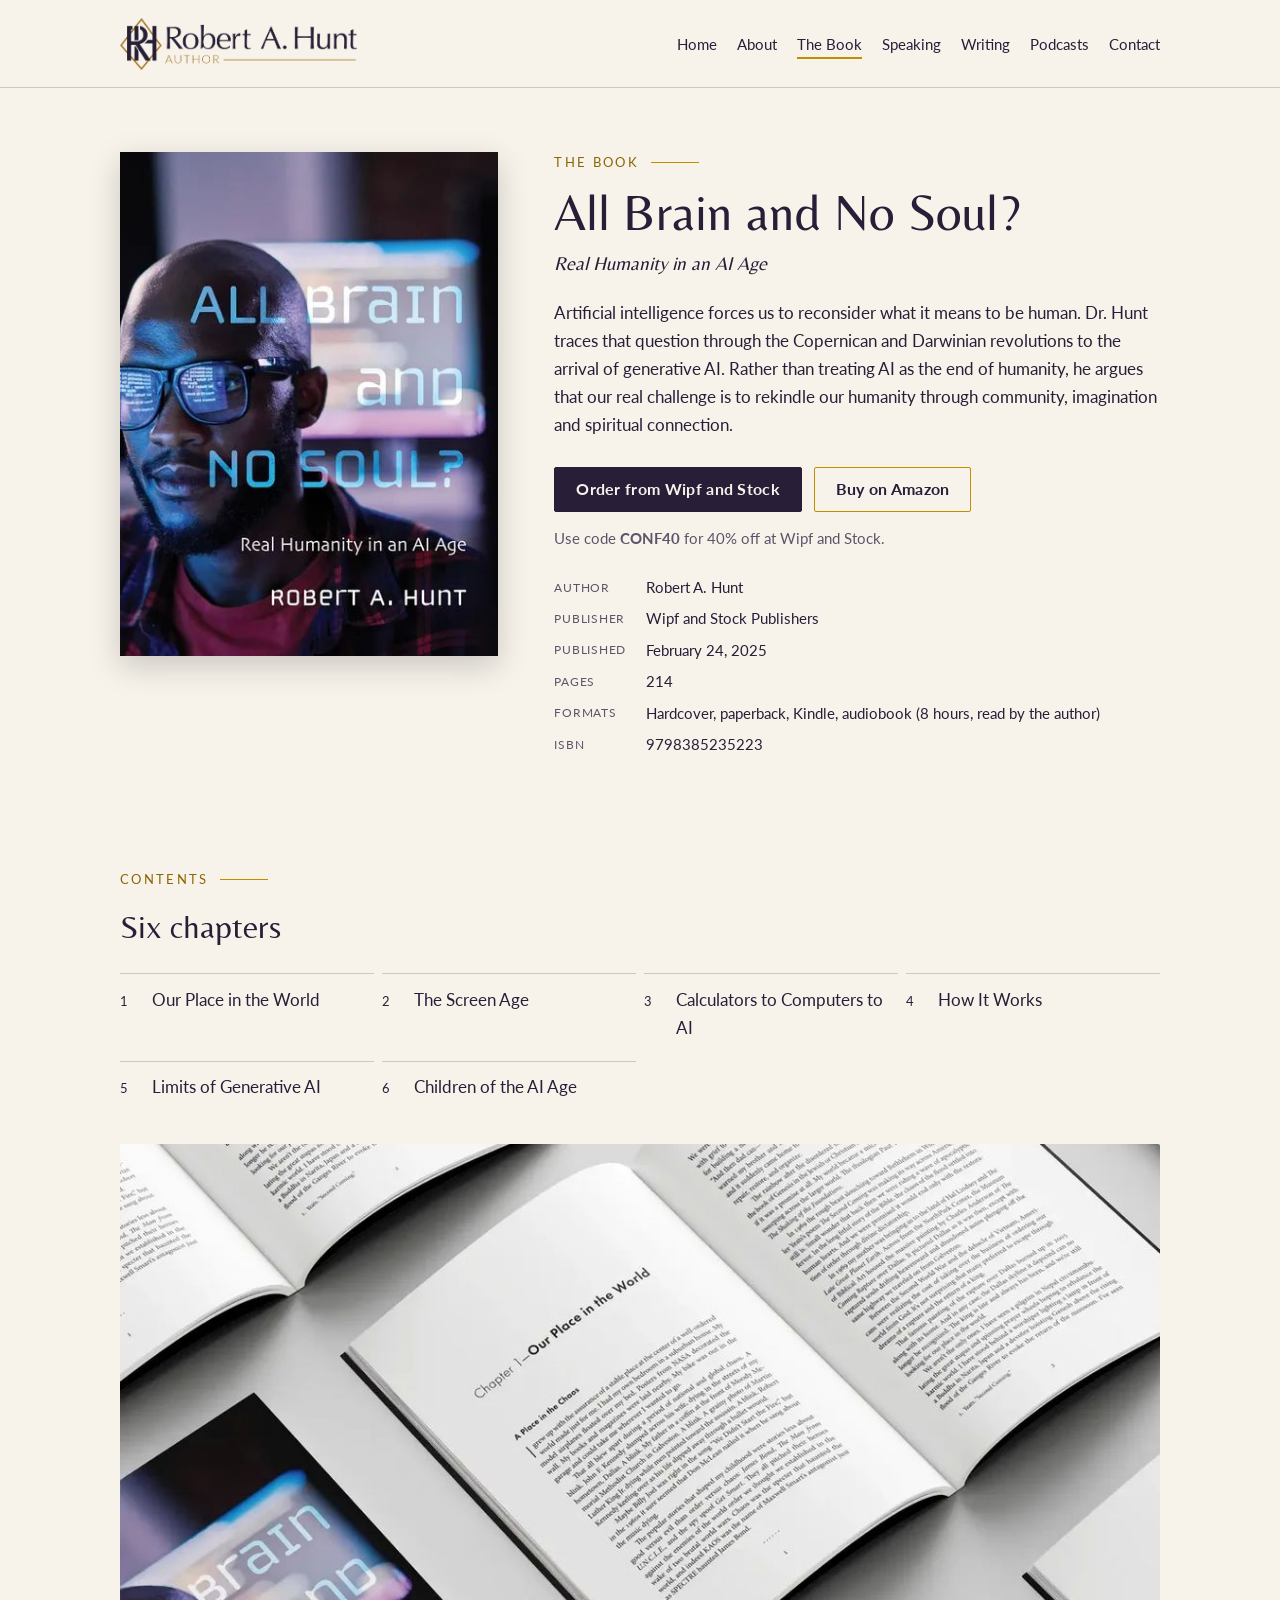
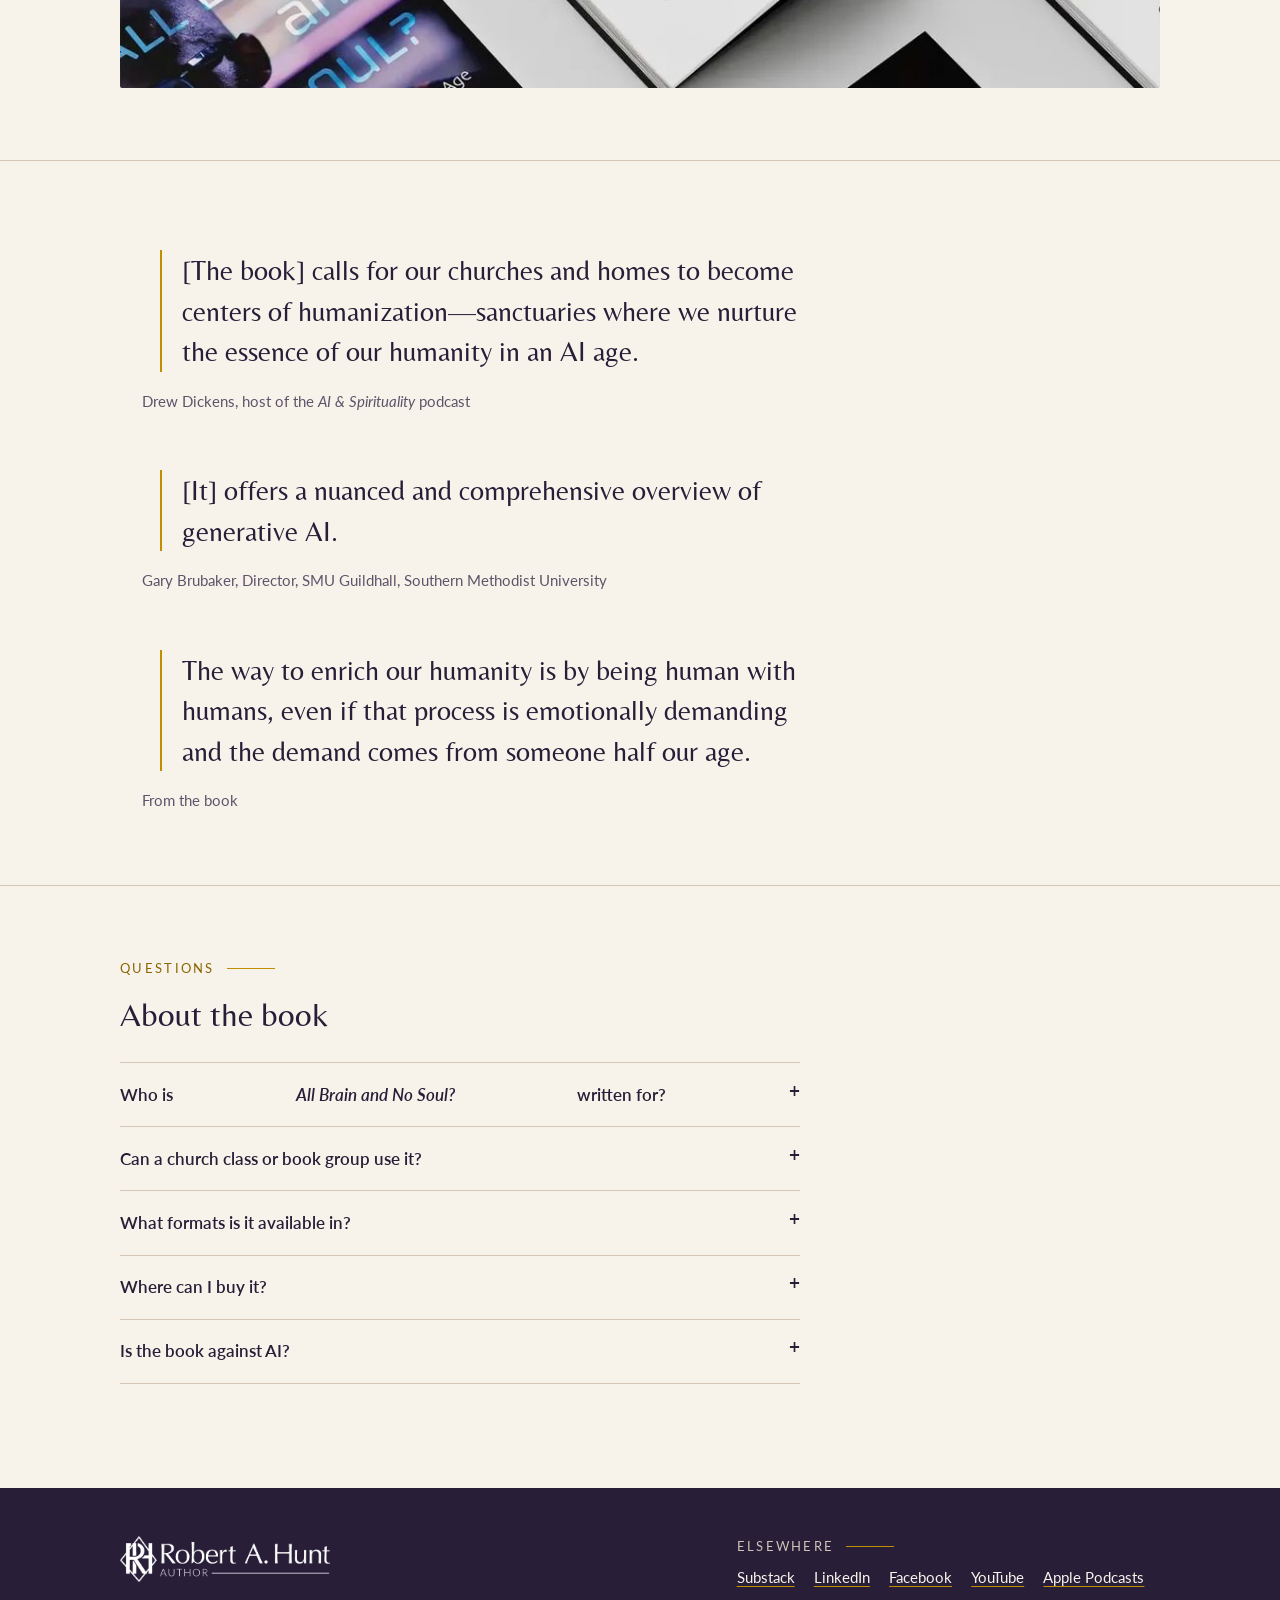
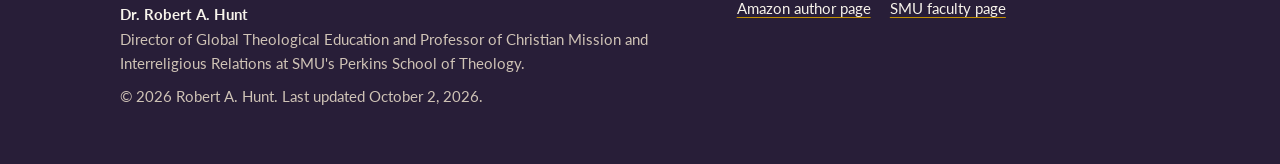
<file: docs/the-book.html>
<!doctype html>
<html lang="en">
<head>
<meta charset="utf-8">
<meta name="viewport" content="width=device-width, initial-scale=1, viewport-fit=cover">
<title>All Brain and No Soul? Real Humanity in an AI Age | Robert A. Hunt</title>
<meta name="description" content="All Brain and No Soul? Real Humanity in an AI Age by Dr. Robert A. Hunt (Wipf and Stock, 2025): what AI means for human identity, for general readers and church classes. Formats, contents and where to buy.">
<link rel="canonical" href="https://robertahunt.com/the-book">
<meta property="og:type" content="website">
<meta property="og:site_name" content="Robert A. Hunt">
<meta property="og:title" content="All Brain and No Soul? Real Humanity in an AI Age | Robert A. Hunt">
<meta property="og:description" content="All Brain and No Soul? Real Humanity in an AI Age by Dr. Robert A. Hunt (Wipf and Stock, 2025): what AI means for human identity, for general readers and church classes. Formats, contents and where to buy.">
<meta property="og:url" content="https://robertahunt.com/the-book">
<meta property="og:image" content="https://robertahunt.com/images/headshot.jpg">
<meta name="twitter:card" content="summary">
<link rel="preconnect" href="https://fonts.googleapis.com">
<link rel="preconnect" href="https://fonts.gstatic.com" crossorigin>
<link rel="stylesheet" href="https://fonts.googleapis.com/css2?family=Belleza&family=Lato:ital,wght@0,400;0,700;1,400&display=swap">
<link rel="stylesheet" href="style.css">
<link rel="icon" type="image/png" sizes="32x32" href="images/favicon-32.png">
<link rel="apple-touch-icon" href="images/apple-touch-icon.png">
<meta name="theme-color" content="#281e38">
<script type="application/ld+json">
{
  "@context": "https://schema.org",
  "@graph": [
    {
      "@type": "Book",
      "@id": "https://robertahunt.com/the-book#book",
      "name": "All Brain and No Soul?",
      "alternateName": "All Brain and No Soul? Real Humanity in an AI Age",
      "author": {
        "@id": "https://robertahunt.com/#person"
      },
      "publisher": {
        "@type": "Organization",
        "name": "Wipf and Stock Publishers"
      },
      "datePublished": "2025-02-24",
      "numberOfPages": 214,
      "isbn": "9798385235223",
      "inLanguage": "en",
      "url": "https://robertahunt.com/the-book",
      "image": "https://robertahunt.com/images/book-cover.jpg",
      "workExample": [
        {
          "@type": "Book",
          "bookFormat": "https://schema.org/Paperback"
        },
        {
          "@type": "Book",
          "bookFormat": "https://schema.org/Hardcover"
        },
        {
          "@type": "Book",
          "bookFormat": "https://schema.org/EBook"
        },
        {
          "@type": "Book",
          "bookFormat": "https://schema.org/AudiobookFormat",
          "readBy": {
            "@id": "https://robertahunt.com/#person"
          }
        }
      ],
      "offers": {
        "@type": "Offer",
        "url": "https://wipfandstock.com/9798385235223/all-brain-and-no-soul/",
        "availability": "https://schema.org/InStock"
      }
    },
    {
      "@type": "Person",
      "@id": "https://robertahunt.com/#person",
      "name": "Robert A. Hunt",
      "honorificPrefix": "Dr.",
      "url": "https://robertahunt.com/",
      "image": "https://robertahunt.com/images/headshot.jpg",
      "jobTitle": [
        "Director of Global Theological Education",
        "Professor of Christian Mission and Interreligious Relations"
      ],
      "description": "Author, speaker and SMU professor writing on artificial intelligence, faith and what it means to be human.",
      "worksFor": {
        "@type": "CollegeOrUniversity",
        "name": "Southern Methodist University, Perkins School of Theology",
        "url": "https://www.smu.edu/perkins"
      },
      "alumniOf": [
        {
          "@type": "CollegeOrUniversity",
          "name": "University of Malaya"
        },
        {
          "@type": "CollegeOrUniversity",
          "name": "Southern Methodist University"
        },
        {
          "@type": "CollegeOrUniversity",
          "name": "The University of Texas at Austin"
        }
      ],
      "knowsAbout": [
        "Artificial intelligence and ethics",
        "Theological anthropology",
        "Christian-Muslim relations",
        "Interreligious dialogue",
        "AI in higher education",
        "Christian mission"
      ],
      "sameAs": [
        "https://robertahunt.substack.com/",
        "https://www.linkedin.com/in/robert-hunt-778aaa10/",
        "https://www.facebook.com/RealHumanity.AIAge",
        "https://www.youtube.com/@InterfaithEncounters",
        "https://podcasts.apple.com/us/podcast/interfaith-encounters/id1509237395",
        "https://www.amazon.com/stores/author/B084D1RTHB",
        "https://www.smu.edu/perkins/facultyacademics/facultylistinga-z/hunt"
      ]
    },
    {
      "@type": "FAQPage",
      "mainEntity": [
        {
          "@type": "Question",
          "name": "Who is All Brain and No Soul? written for?",
          "acceptedAnswer": {
            "@type": "Answer",
            "text": "It is written for thoughtful general readers, especially people of faith, who want to understand AI without hype or fear. You do not need a technical background. Dr. Hunt explains how large language models work and where they fall short, then places AI in a longer story that runs from Copernicus and Darwin to today's chatbots and brain-computer interfaces."
          }
        },
        {
          "@type": "Question",
          "name": "Can a church class or book group use it?",
          "acceptedAnswer": {
            "@type": "Answer",
            "text": "Yes. Church classes, book groups and university courses use it to ask what makes us human when machines can talk like us. The six chapters work well as a six-week series. Dr. Hunt has taught classes on the book at Highland Park, University Park, Lovers Lane and Lake Highlands UMC, among others, and can visit or join your group by video. Get in touch to arrange it."
          }
        },
        {
          "@type": "Question",
          "name": "What formats is it available in?",
          "acceptedAnswer": {
            "@type": "Answer",
            "text": "Hardcover, paperback, Kindle, and an 8-hour audiobook read by the author. The book is 214 pages, published by Wipf and Stock in 2025."
          }
        },
        {
          "@type": "Question",
          "name": "Where can I buy it?",
          "acceptedAnswer": {
            "@type": "Answer",
            "text": "Order directly from Wipf and Stock with code CONF40 for 40% off, or from Amazon. A free preview is available on Google Books."
          }
        },
        {
          "@type": "Question",
          "name": "Is the book against AI?",
          "acceptedAnswer": {
            "@type": "Answer",
            "text": "No. It treats AI as a powerful technology with real limits. The book argues that the real challenge is not AI replacing us but whether we keep practicing the things that make us human: community, imagination and spiritual connection."
          }
        }
      ]
    }
  ]
}
</script>
</head>
<body>
<a class="skip" href="#main">Skip to content</a>
<header class="site-header">
  <div class="wrap">
    <a class="brand" href="./"><img class="logo-light" src="images/logo-horizontal.png" alt="Robert A. Hunt, Author" width="274" height="60"><img class="logo-dark" src="images/logo-horizontal-white.png" alt="Robert A. Hunt, Author" width="274" height="60"></a>
    <nav class="site-nav" aria-label="Main"><ul><li><a href="./">Home</a></li><li><a href="about">About</a></li><li><a href="the-book" aria-current="page">The Book</a></li><li><a href="speaking-and-media">Speaking</a></li><li><a href="blog">Writing</a></li><li><a href="real-humanity-ai-podcasts">Podcasts</a></li><li><a href="contact">Contact</a></li></ul></nav>
  </div>
</header>
<main id="main">

<div class="wrap">
  <header class="page-head split">
    <figure class="cover"><img src="images/book-cover.jpg" alt="Cover of All Brain and No Soul? Real Humanity in an AI Age by Robert A. Hunt" width="388" height="517" decoding="async"></figure>
    <div>
      <p class="eyebrow">The book</p>
      <h1>All Brain and No Soul?</h1>
      <p class="lede" style="font-family:var(--display);font-style:italic;margin-top:0.4rem">Real Humanity in an AI Age</p>
      <div class="prose" style="margin-top:1.25rem">
        <p>Artificial intelligence forces us to reconsider what it means to be human. Dr. Hunt traces that question through the Copernican and Darwinian revolutions to the arrival of generative AI. Rather than treating AI as the end of humanity, he argues that our real challenge is to rekindle our humanity through community, imagination and spiritual connection.</p>
      </div>
      <div class="hero-actions">
        <a class="btn btn-primary" href="https://wipfandstock.com/9798385235223/all-brain-and-no-soul/">Order from Wipf and Stock</a>
        <a class="btn btn-ghost" href="https://www.amazon.com/All-Brain-No-Soul-Humanity-ebook/dp/B0DZH75YJL">Buy on Amazon</a>
      </div>
      <p class="muted" style="margin-top:0.9rem;font-size:0.93rem">Use code <strong>CONF40</strong> for 40% off at Wipf and Stock.</p>
      <dl class="facts">
        <dt>Author</dt><dd>Robert A. Hunt</dd>
        <dt>Publisher</dt><dd>Wipf and Stock Publishers</dd>
        <dt>Published</dt><dd>February 24, 2025</dd>
        <dt>Pages</dt><dd>214</dd>
        <dt>Formats</dt><dd>Hardcover, paperback, Kindle, audiobook (8 hours, read by the author)</dd>
        <dt>ISBN</dt><dd>9798385235223</dd>
      </dl>
    </div>
  </header>
</div>

<section class="section">
  <div class="wrap">
    <div class="section-head"><p class="eyebrow">Contents</p><h2>Six chapters</h2></div>
    <ol class="chapters"><li>Our Place in the World</li><li>The Screen Age</li><li>Calculators to Computers to AI</li><li>How It Works</li><li>Limits of Generative AI</li><li>Children of the AI Age</li></ol>
    <figure class="photo wide"><img src="images/book-interior.jpg" alt="Open copies of All Brain and No Soul? showing the first page of Chapter 1, Our Place in the World" width="1100" height="575" loading="lazy" decoding="async"></figure>
  </div>
</section>

<section class="section">
  <div class="wrap" style="display:grid;gap:2.5rem">
    <figure class="quote">
      <blockquote><p>[The book] calls for our churches and homes to become centers of humanization&mdash;sanctuaries where we nurture the essence of our humanity in an AI age.</p></blockquote>
      <footer>Drew Dickens, host of the <cite>AI &amp; Spirituality</cite> podcast</footer>
    </figure>
    <figure class="quote">
      <blockquote><p>[It] offers a nuanced and comprehensive overview of generative AI.</p></blockquote>
      <footer>Gary Brubaker, Director, SMU Guildhall, Southern Methodist University</footer>
    </figure>
    <figure class="quote">
      <blockquote><p>The way to enrich our humanity is by being human with humans, even if that process is emotionally demanding and the demand comes from someone half our age.</p></blockquote>
      <footer>From the book</footer>
    </figure>
  </div>
</section>

<section class="section">
  <div class="wrap">
    <div class="section-head"><p class="eyebrow">Questions</p><h2>About the book</h2></div>
    <div class="faq"><details><summary>Who is <cite>All Brain and No Soul?</cite> written for?</summary><div><p>It is written for thoughtful general readers, especially people of faith, who want to understand AI without hype or fear. You do not need a technical background. Dr. Hunt explains how large language models work and where they fall short, then places AI in a longer story that runs from Copernicus and Darwin to today's chatbots and brain-computer interfaces.</p></div></details><details><summary>Can a church class or book group use it?</summary><div><p>Yes. Church classes, book groups and university courses use it to ask what makes us human when machines can talk like us. The six chapters work well as a six-week series. Dr. Hunt has taught classes on the book at Highland Park, University Park, Lovers Lane and Lake Highlands UMC, among others, and can visit or join your group by video. <a href="contact">Get in touch</a> to arrange it.</p></div></details><details><summary>What formats is it available in?</summary><div><p>Hardcover, paperback, Kindle, and an 8-hour audiobook read by the author. The book is 214 pages, published by Wipf and Stock in 2025.</p></div></details><details><summary>Where can I buy it?</summary><div><p>Order directly from <a href="https://wipfandstock.com/9798385235223/all-brain-and-no-soul/">Wipf and Stock</a> with code CONF40 for 40% off, or from <a href="https://www.amazon.com/All-Brain-No-Soul-Humanity-ebook/dp/B0DZH75YJL">Amazon</a>. A free preview is available on Google Books.</p></div></details><details><summary>Is the book against AI?</summary><div><p>No. It treats AI as a powerful technology with real limits. The book argues that the real challenge is not AI replacing us but whether we keep practicing the things that make us human: community, imagination and spiritual connection.</p></div></details></div>
  </div>
</section>

</main>
<footer class="site-footer">
  <div class="wrap">
    <div>
      <img class="footer-logo" src="images/logo-horizontal-white.png" alt="Robert A. Hunt, Author" width="274" height="60">
      <p><strong>Dr. Robert A. Hunt</strong><br>Director of Global Theological Education and Professor of Christian Mission and Interreligious Relations at SMU's Perkins School of Theology.</p>
      <p>&copy; 2026 Robert A. Hunt. Last updated <time datetime="2026-10-02">October 2, 2026</time>.</p>
    </div>
    <div>
      <p class="eyebrow" style="color:var(--footer-muted)">Elsewhere</p>
      <ul><li><a href="https://robertahunt.substack.com/" rel="me">Substack</a></li><li><a href="https://www.linkedin.com/in/robert-hunt-778aaa10/" rel="me">LinkedIn</a></li><li><a href="https://www.facebook.com/RealHumanity.AIAge" rel="me">Facebook</a></li><li><a href="https://www.youtube.com/@InterfaithEncounters" rel="me">YouTube</a></li><li><a href="https://podcasts.apple.com/us/podcast/interfaith-encounters/id1509237395" rel="me">Apple Podcasts</a></li><li><a href="https://www.amazon.com/stores/author/B084D1RTHB" rel="me">Amazon author page</a></li><li><a href="https://www.smu.edu/perkins/facultyacademics/facultylistinga-z/hunt" rel="me">SMU faculty page</a></li></ul>
    </div>
  </div>
</footer>
<script>
document.querySelectorAll("form[data-endpoint]").forEach(function (f) {
  f.addEventListener("submit", function (e) {
    if (!f.dataset.endpoint) {
      e.preventDefault();
      var n = f.querySelector(".form-note");
      if (n) { n.hidden = false; n.textContent = "This form isn't connected yet. It will start delivering messages when the new site goes live."; }
    }
  });
});
</script>
</body>
</html>
</file>
<file: docs/style.css>
/* Layout: one reading column (~68ch) with a wider band for lists and cards. Colors and type follow the Robert A. Hunt brand guide: plum, gold, taupe, cream. */
:root {
  --plum: #281e38;
  --gold: #c18e00;
  --taupe: #d5c6b6;
  --cream: #f7f3eb;
  --bg: var(--cream);
  --surface: #fffdf8;
  --fg: var(--plum);
  --muted: #5e5469;
  --rule: var(--taupe);
  --accent: var(--plum);
  --accent-ink: var(--cream);
  --accent-soft: #eee6da;
  --link: var(--plum);
  --gold-text: #8a6500;
  --footer-bg: var(--plum);
  --footer-fg: var(--cream);
  --footer-muted: #cfc3b6;
  --display: "Belleza", Optima, Candara, "Segoe UI", sans-serif;
  --body: "Lato", "Segoe UI", system-ui, -apple-system, sans-serif;
  --mono: "Lato", "Segoe UI", system-ui, sans-serif;
  --measure: 68ch;
  --wide: 1080px;
}
@media (prefers-color-scheme: dark) {
  :root:not([data-theme="light"]) {
    --bg: var(--plum); --surface: #33284a; --fg: var(--cream); --muted: #cbbfb2;
    --rule: #4b3f60; --accent: var(--gold); --accent-ink: var(--plum); --accent-soft: #352a4c;
    --link: #e2b847; --gold-text: #e2b847; --footer-bg: #1d1529; --footer-fg: var(--cream); --footer-muted: #b9ad9f;
    color-scheme: dark;
  }
}
:root[data-theme="dark"] {
  --bg: var(--plum); --surface: #33284a; --fg: var(--cream); --muted: #cbbfb2;
  --rule: #4b3f60; --accent: var(--gold); --accent-ink: var(--plum); --accent-soft: #352a4c;
  --link: #e2b847; --gold-text: #e2b847; --footer-bg: #1d1529; --footer-fg: var(--cream); --footer-muted: #b9ad9f;
  color-scheme: dark;
}

*, *::before, *::after { box-sizing: border-box; }
html { -webkit-text-size-adjust: 100%; }
body {
  margin: 0; background: var(--bg); color: var(--fg);
  font-family: var(--body); font-size: 1.0625rem; line-height: 1.65;
}
img { max-width: 100%; height: auto; display: block; }
a { color: var(--link); text-decoration-color: var(--gold); text-underline-offset: 0.2em; text-decoration-thickness: 1px; }
a:hover { text-decoration-thickness: 2px; }
:focus-visible { outline: 3px solid var(--accent); outline-offset: 3px; border-radius: 2px; }

.skip { position: absolute; left: -999px; top: 0; background: var(--accent); color: var(--accent-ink); padding: 0.5rem 1rem; z-index: 10; }
.skip:focus { left: 1rem; top: 1rem; }

.wrap { max-width: var(--wide); margin-inline: auto; padding-inline: 1.25rem; }
.prose { max-width: var(--measure); }
.prose > * + * { margin-top: 1em; }
.prose p { margin-block: 0; }
.prose p + p { margin-top: 1em; }

/* Header */
.site-header { border-bottom: 1px solid var(--rule); background: var(--bg); }
.site-header .wrap { display: flex; flex-wrap: wrap; align-items: center; justify-content: space-between; gap: 0.5rem 2rem; padding-block: 1.1rem; }
.brand { display: block; line-height: 0; }
.brand img { height: 52px; width: auto; }
.brand .logo-dark { display: none; }
@media (prefers-color-scheme: dark) { :root:not([data-theme="light"]) .brand .logo-light { display: none; } :root:not([data-theme="light"]) .brand .logo-dark { display: block; } }
:root[data-theme="dark"] .brand .logo-light { display: none; }
:root[data-theme="dark"] .brand .logo-dark { display: block; }
@media (max-width: 480px) { .brand img { height: 42px; } }
.site-nav ul { list-style: none; margin: 0; padding: 0; display: flex; flex-wrap: wrap; gap: 0.25rem 1.25rem; }
.site-nav a { color: var(--fg); text-decoration: none; font-size: 0.95rem; padding-block: 0.25rem; border-bottom: 2px solid transparent; }
.site-nav a:hover { border-bottom-color: var(--rule); }
.site-nav a[aria-current="page"] { border-bottom-color: var(--gold); }

/* Type */
h1, h2, h3 { font-family: var(--display); font-weight: 400; line-height: 1.15; letter-spacing: 0; text-wrap: balance; margin: 0; }
h1 { font-size: clamp(2.1rem, 5vw, 3.2rem); }
h2 { font-size: clamp(1.55rem, 3.2vw, 2.05rem); }
h3 { font-size: 1.25rem; }
.eyebrow { font-family: var(--body); font-weight: 400; font-size: 0.8rem; letter-spacing: 0.18em; text-transform: uppercase; color: var(--gold-text); margin: 0 0 0.6rem; display: flex; align-items: center; gap: 0.75rem; }
.eyebrow::after { content: ""; height: 1px; width: 3rem; background: var(--gold); }
.lede { font-size: 1.2rem; line-height: 1.6; color: var(--fg); max-width: var(--measure); }
.muted { color: var(--muted); }

main { display: block; }
.section { padding-block: clamp(2.5rem, 6vw, 4.5rem); }
.section + .section { border-top: 1px solid var(--rule); }
.section-head { display: grid; gap: 0.5rem; margin-bottom: 1.75rem; max-width: var(--measure); }

/* Page head */
.page-head { padding-block: clamp(2.5rem, 6vw, 4rem) clamp(1.5rem, 4vw, 2.5rem); }
.page-head .lede { margin-top: 1rem; }

/* Home hero */
.hero { padding-block: clamp(3rem, 8vw, 5.5rem) clamp(2.5rem, 6vw, 4rem); display: grid; gap: 2.5rem; grid-template-columns: minmax(0, 1.5fr) minmax(0, 1fr); align-items: center; }
.hero-question { font-family: var(--display); font-weight: 400; font-style: normal; font-size: clamp(2.2rem, 5.6vw, 3.9rem); line-height: 1.08; letter-spacing: 0; margin: 0 0 1.5rem; text-wrap: balance; }
.hero-question span { color: var(--gold-text); }
.hero .lede { margin: 0; }
.hero-actions { display: flex; flex-wrap: wrap; gap: 0.75rem; margin-top: 1.75rem; }
@media (max-width: 760px) { .hero { grid-template-columns: 1fr; } }

/* Buttons */
.btn { display: inline-block; padding: 0.75rem 1.3rem; border-radius: 2px; font-weight: 700; letter-spacing: 0.02em; font-size: 0.97rem; text-decoration: none; border: 1.5px solid var(--accent); line-height: 1.2; }
.btn-primary { background: var(--accent); color: var(--accent-ink); }
.btn-primary:hover { filter: brightness(1.08); }
.btn-ghost { color: var(--fg); background: transparent; border-color: var(--gold); }
.btn-ghost:hover { background: var(--accent-soft); }

/* Figures and placeholders */
.portrait, .cover { margin: 0; }
.portrait img { border-radius: 2px; aspect-ratio: 4 / 5; object-fit: cover; width: 100%; }
.cover img { aspect-ratio: 2 / 3; object-fit: cover; width: 100%; box-shadow: 0 10px 30px rgba(0,0,0,0.18); }
.placeholder { display: grid; place-items: center; text-align: center; padding: 1.5rem; border: 1.5px dashed var(--rule); color: var(--muted); background: var(--surface); font-family: var(--mono); font-size: 0.8rem; letter-spacing: 0.04em; width: 100%; max-width: 100%; }
.portrait .placeholder { aspect-ratio: 4 / 5; }
.cover .placeholder { aspect-ratio: 2 / 3; }
.wide-ph { aspect-ratio: 3 / 2; }

/* Two-column split */
.split { display: grid; grid-template-columns: minmax(0, 1fr) minmax(0, 1.6fr); gap: clamp(1.5rem, 5vw, 3.5rem); align-items: start; }
.split > * { min-width: 0; }
@media (max-width: 760px) { .split { grid-template-columns: 1fr; } .split .cover, .split .portrait { max-width: 300px; } }

/* Facts list (book details) */
.facts { display: grid; grid-template-columns: max-content minmax(0, 1fr); gap: 0.4rem 1.25rem; margin: 1.5rem 0 0; font-size: 0.95rem; }
.facts dt { font-family: var(--mono); font-size: 0.78rem; letter-spacing: 0.06em; text-transform: uppercase; color: var(--muted); padding-top: 0.18rem; }
.facts dd { margin: 0; font-variant-numeric: tabular-nums; }

/* Pull quote */
.quote { margin: 0; padding: 0; max-width: 46rem; }
.quote p { font-family: var(--display); font-size: clamp(1.35rem, 2.8vw, 1.75rem); line-height: 1.45; font-style: normal; border-left: 2px solid var(--gold); padding-left: 1.25rem; margin: 0; text-wrap: pretty; }
.quote footer { padding-left: 1.4rem; margin-top: 0.9rem; font-size: 0.92rem; color: var(--muted); }

/* Card grid */
.grid { display: grid; gap: 1.25rem; grid-template-columns: repeat(auto-fit, minmax(min(100%, 280px), 1fr)); }
.card { background: var(--surface); border: 1px solid var(--rule); border-radius: 4px; padding: 1.4rem 1.4rem 1.5rem; display: flex; flex-direction: column; gap: 0.6rem; min-width: 0; }
.card h3 { font-size: 1.18rem; }
.card p { margin: 0; }
.card .meta { font-family: var(--mono); font-size: 0.76rem; letter-spacing: 0.05em; text-transform: uppercase; color: var(--muted); }

/* Dated list (events, op-eds) */
.dated { list-style: none; margin: 0; padding: 0; display: grid; }
.dated li { display: grid; grid-template-columns: 9.5rem minmax(0, 1fr); gap: 0.25rem 1.5rem; padding-block: 1.1rem; border-top: 1px solid var(--rule); }
.dated li:last-child { border-bottom: 1px solid var(--rule); }
.dated time, .dated .when { font-family: var(--mono); font-size: 0.82rem; color: var(--muted); padding-top: 0.2rem; font-variant-numeric: tabular-nums; }
.dated h3 { font-size: 1.1rem; font-family: var(--body); font-weight: 700; letter-spacing: 0; line-height: 1.35; }
.dated p { margin: 0.25rem 0 0; color: var(--muted); font-size: 0.97rem; }
@media (max-width: 560px) { .dated li { grid-template-columns: 1fr; } }

/* FAQ */
.faq { display: grid; gap: 0; max-width: var(--measure); }
.faq details { border-top: 1px solid var(--rule); padding-block: 0.4rem; }
.faq details:last-child { border-bottom: 1px solid var(--rule); }
.faq summary { cursor: pointer; font-weight: 600; padding-block: 0.7rem; list-style: none; display: flex; justify-content: space-between; gap: 1rem; }
.faq summary::-webkit-details-marker { display: none; }
.faq summary::after { content: "+"; font-family: var(--mono); color: var(--accent); font-size: 1.2rem; line-height: 1; }
.faq details[open] summary::after { content: "\2212"; }
.faq details > div { padding-bottom: 1rem; }
.faq details > div p { margin: 0 0 0.8em; }

/* Episode list */
.episodes { margin: 0; padding-left: 1.6rem; display: grid; gap: 0.45rem; }
.episodes li::marker { font-family: var(--mono); color: var(--muted); font-size: 0.85rem; }

/* Chapters */
.chapters { list-style: none; counter-reset: ch; margin: 0; padding: 0; display: grid; gap: 0.5rem; grid-template-columns: repeat(auto-fit, minmax(min(100%, 240px), 1fr)); }
.chapters li { counter-increment: ch; display: flex; gap: 0.8rem; align-items: baseline; padding: 0.7rem 0; border-top: 1px solid var(--rule); }
.chapters li::before { content: counter(ch); font-family: var(--mono); font-size: 0.8rem; color: var(--accent); min-width: 1.2rem; }

/* Form */
.form { display: grid; gap: 1.1rem; max-width: 40rem; }
.form .row { display: grid; gap: 1.1rem; grid-template-columns: repeat(auto-fit, minmax(min(100%, 220px), 1fr)); }
.field { display: grid; gap: 0.35rem; min-width: 0; }
.field label { font-weight: 600; font-size: 0.93rem; }
.field .hint { font-size: 0.85rem; color: var(--muted); }
input, select, textarea { font: inherit; color: var(--fg); background: var(--surface); border: 1px solid var(--rule); border-radius: 3px; padding: 0.65rem 0.75rem; width: 100%; }
input:focus, select:focus, textarea:focus { outline: 2px solid var(--accent); outline-offset: 0; border-color: var(--accent); }
textarea { min-height: 8rem; resize: vertical; }
.form button { justify-self: start; cursor: pointer; font: inherit; font-weight: 600; }
.form-note { font-size: 0.92rem; padding: 0.8rem 1rem; background: var(--accent-soft); border-radius: 3px; }

/* Band (callout row) */
.band { background: var(--accent-soft); border-radius: 4px; padding: clamp(1.5rem, 4vw, 2.25rem); display: flex; flex-wrap: wrap; align-items: center; justify-content: space-between; gap: 1.25rem; }
.band > div { min-width: 0; max-width: 40rem; }
.band h2 { font-size: 1.5rem; }
.band p { margin: 0.4rem 0 0; }

.tags { display: flex; flex-wrap: wrap; gap: 0.5rem; list-style: none; margin: 0; padding: 0; }
.tags li { font-size: 0.88rem; padding: 0.3rem 0.7rem; border: 1px solid var(--rule); border-radius: 999px; background: var(--surface); }

/* Footer */
.site-footer { background: var(--footer-bg); color: var(--footer-muted); margin-top: 2rem; padding-block: 3rem; font-size: 0.93rem; }
.footer-logo { height: 46px; width: auto; margin-bottom: 1.25rem; }
.site-footer .wrap { display: grid; gap: 1.5rem; grid-template-columns: minmax(0, 1.4fr) minmax(0, 1fr); }
.site-footer ul { list-style: none; margin: 0; padding: 0; display: flex; flex-wrap: wrap; gap: 0.4rem 1.2rem; }
.site-footer a { color: var(--footer-fg); }
.site-footer strong { color: var(--footer-fg); }
.site-footer p { margin: 0 0 0.5rem; }
@media (max-width: 680px) { .site-footer .wrap { grid-template-columns: 1fr; } }

.preview-banner { background: var(--fg); color: var(--bg); font-size: 0.85rem; padding: 0.55rem 1.25rem; text-align: center; }

@media (prefers-reduced-motion: reduce) { * { transition: none !important; animation: none !important; } }

/* Photos */
.cover img { aspect-ratio: auto; }
.photo { margin: 0; }
.photo img { width: 100%; border-radius: 2px; }
.photo.square img { aspect-ratio: 1 / 1; object-fit: cover; }
.photo.wide { margin-top: 2rem; }
.photo.banner { max-width: 600px; margin-bottom: 1.75rem; }
.thumb { margin: 0 0 0.4rem; width: 96px; }
.thumb img { width: 96px; height: auto; box-shadow: 0 4px 14px rgba(0,0,0,0.16); }
.split .photo.square { max-width: 420px; }
</file>
